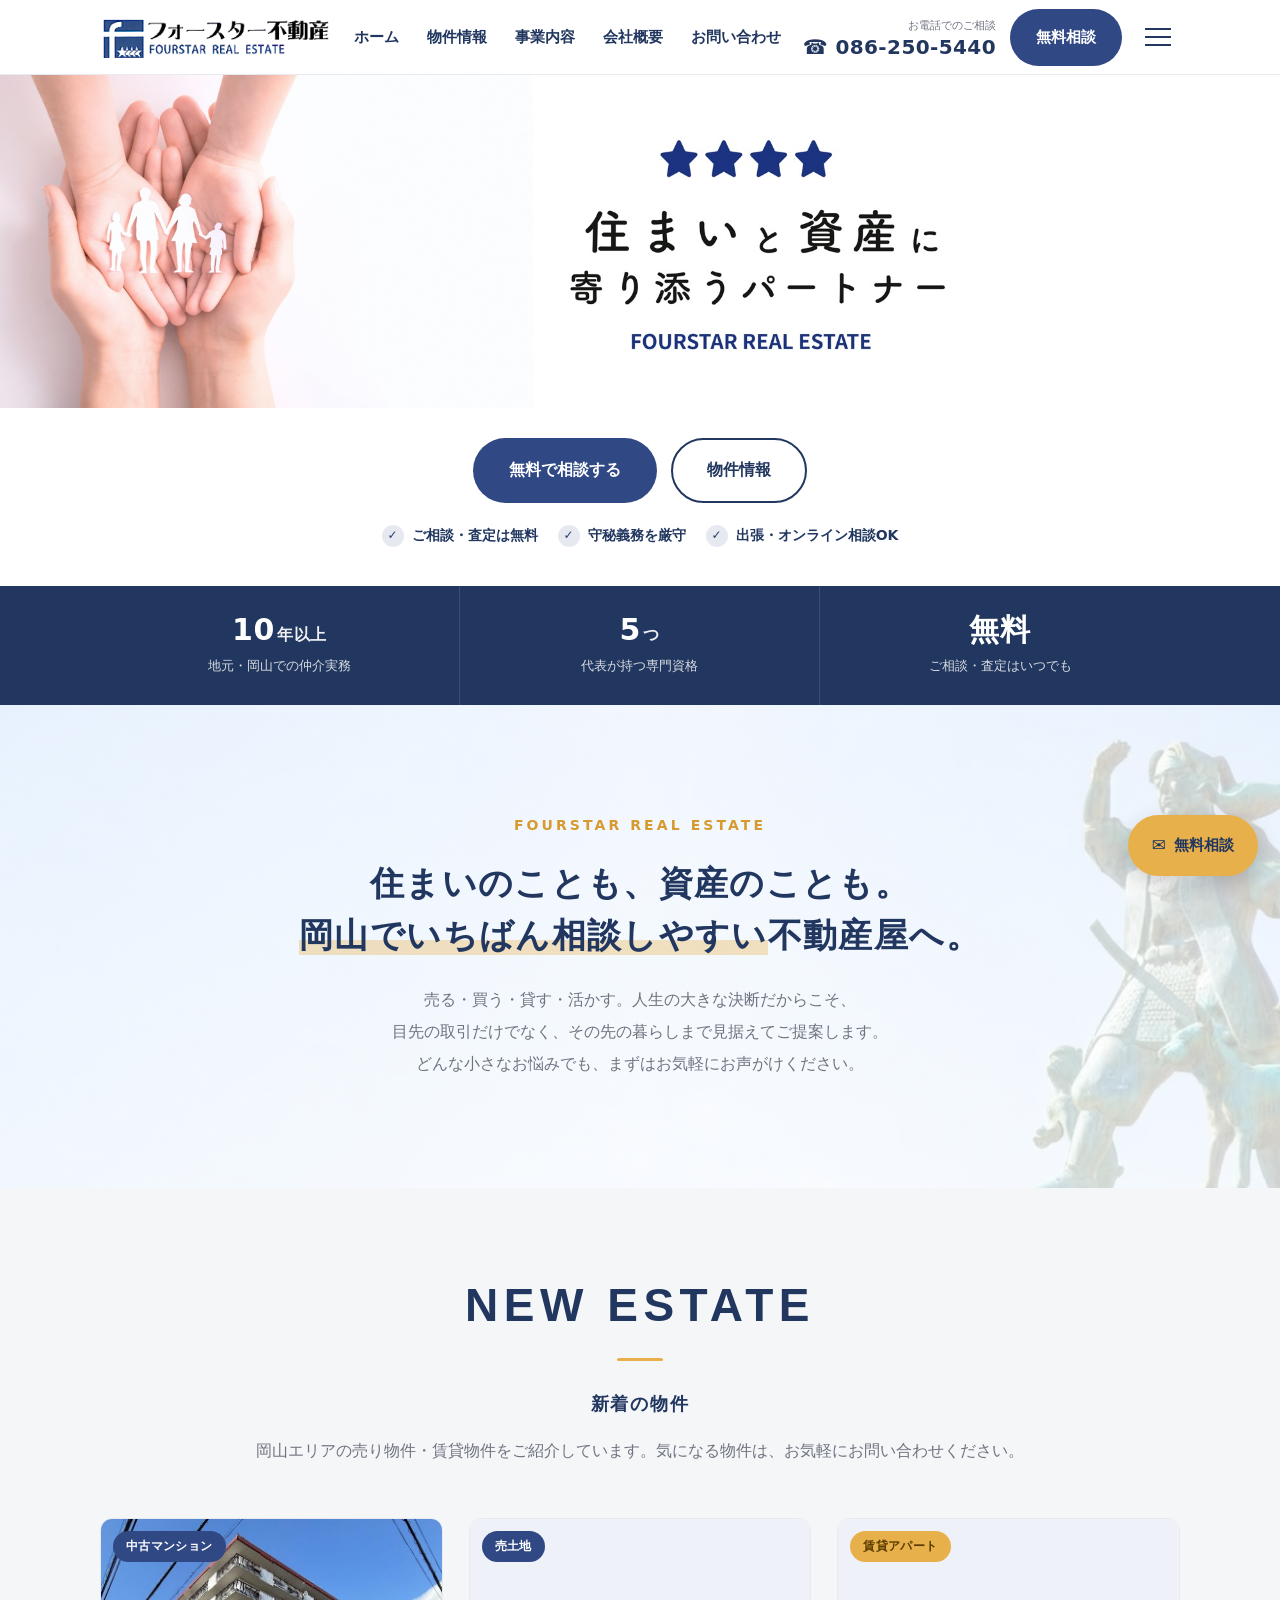
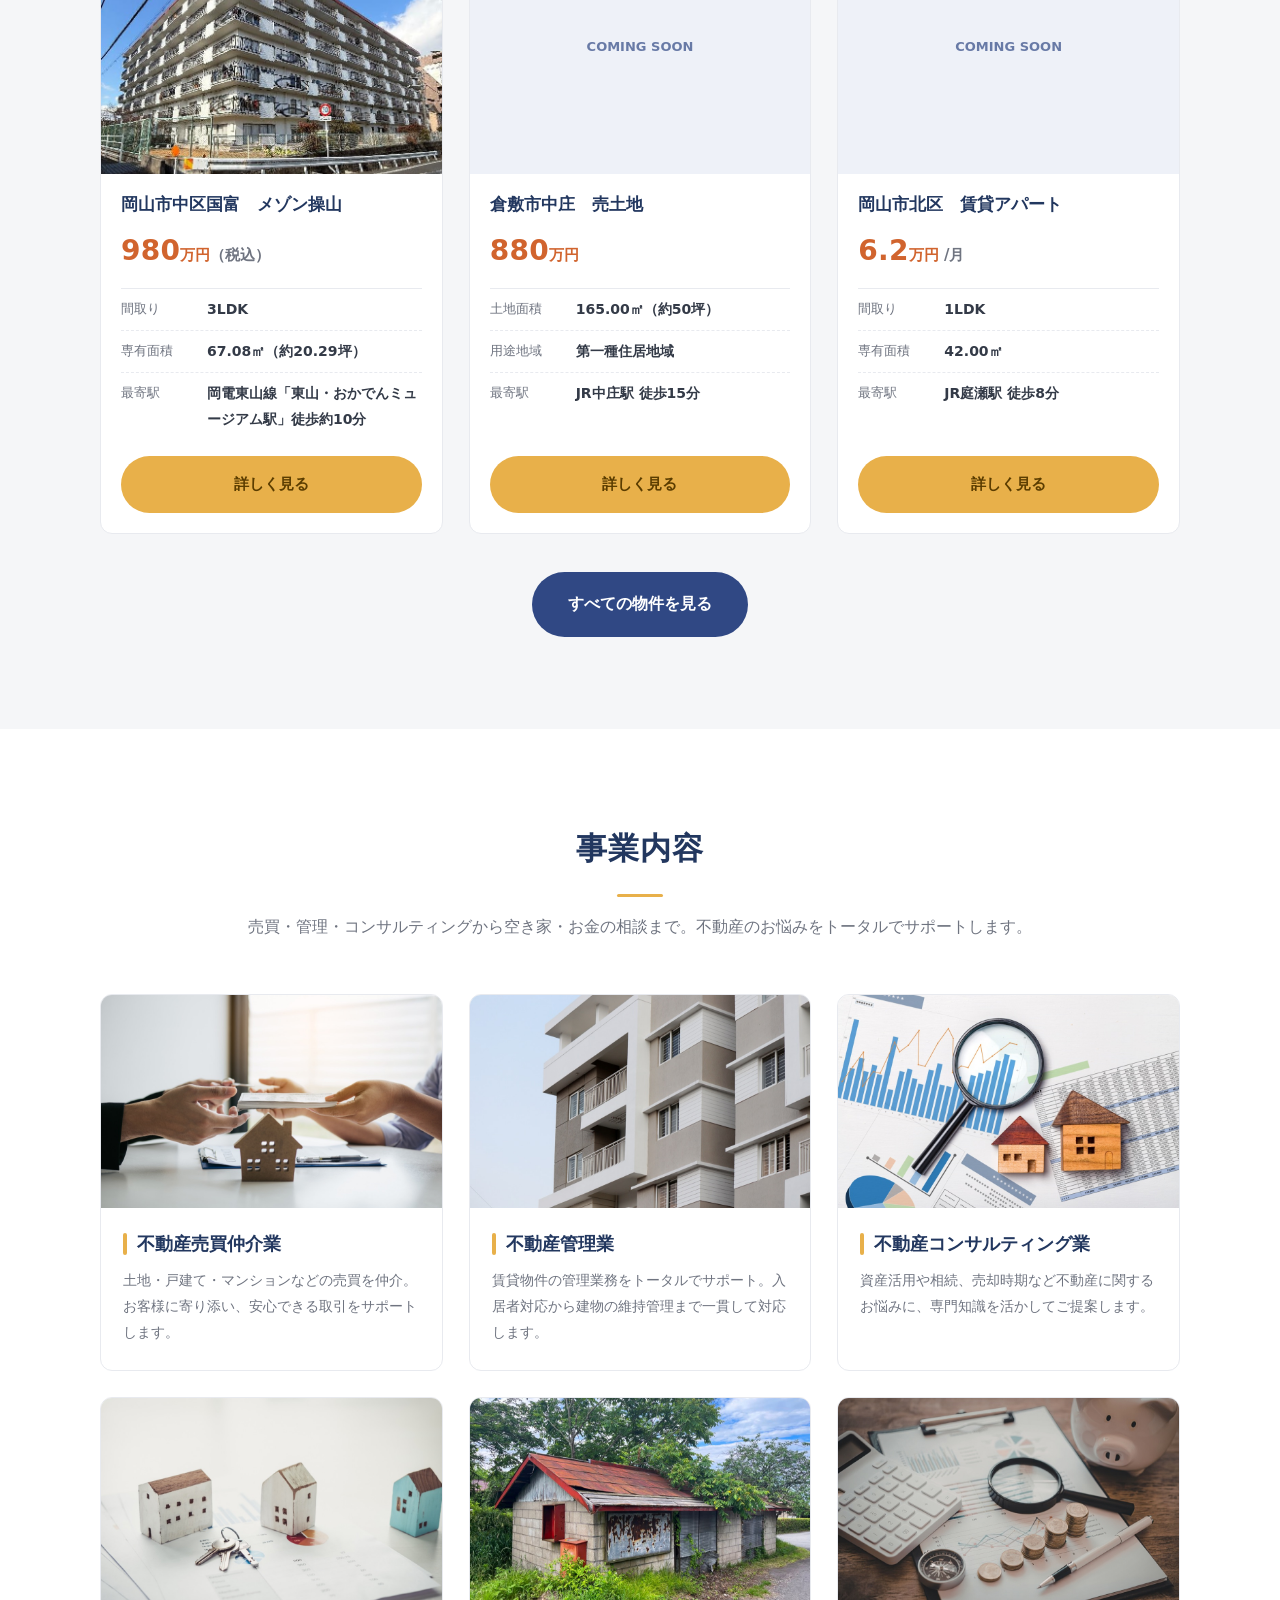
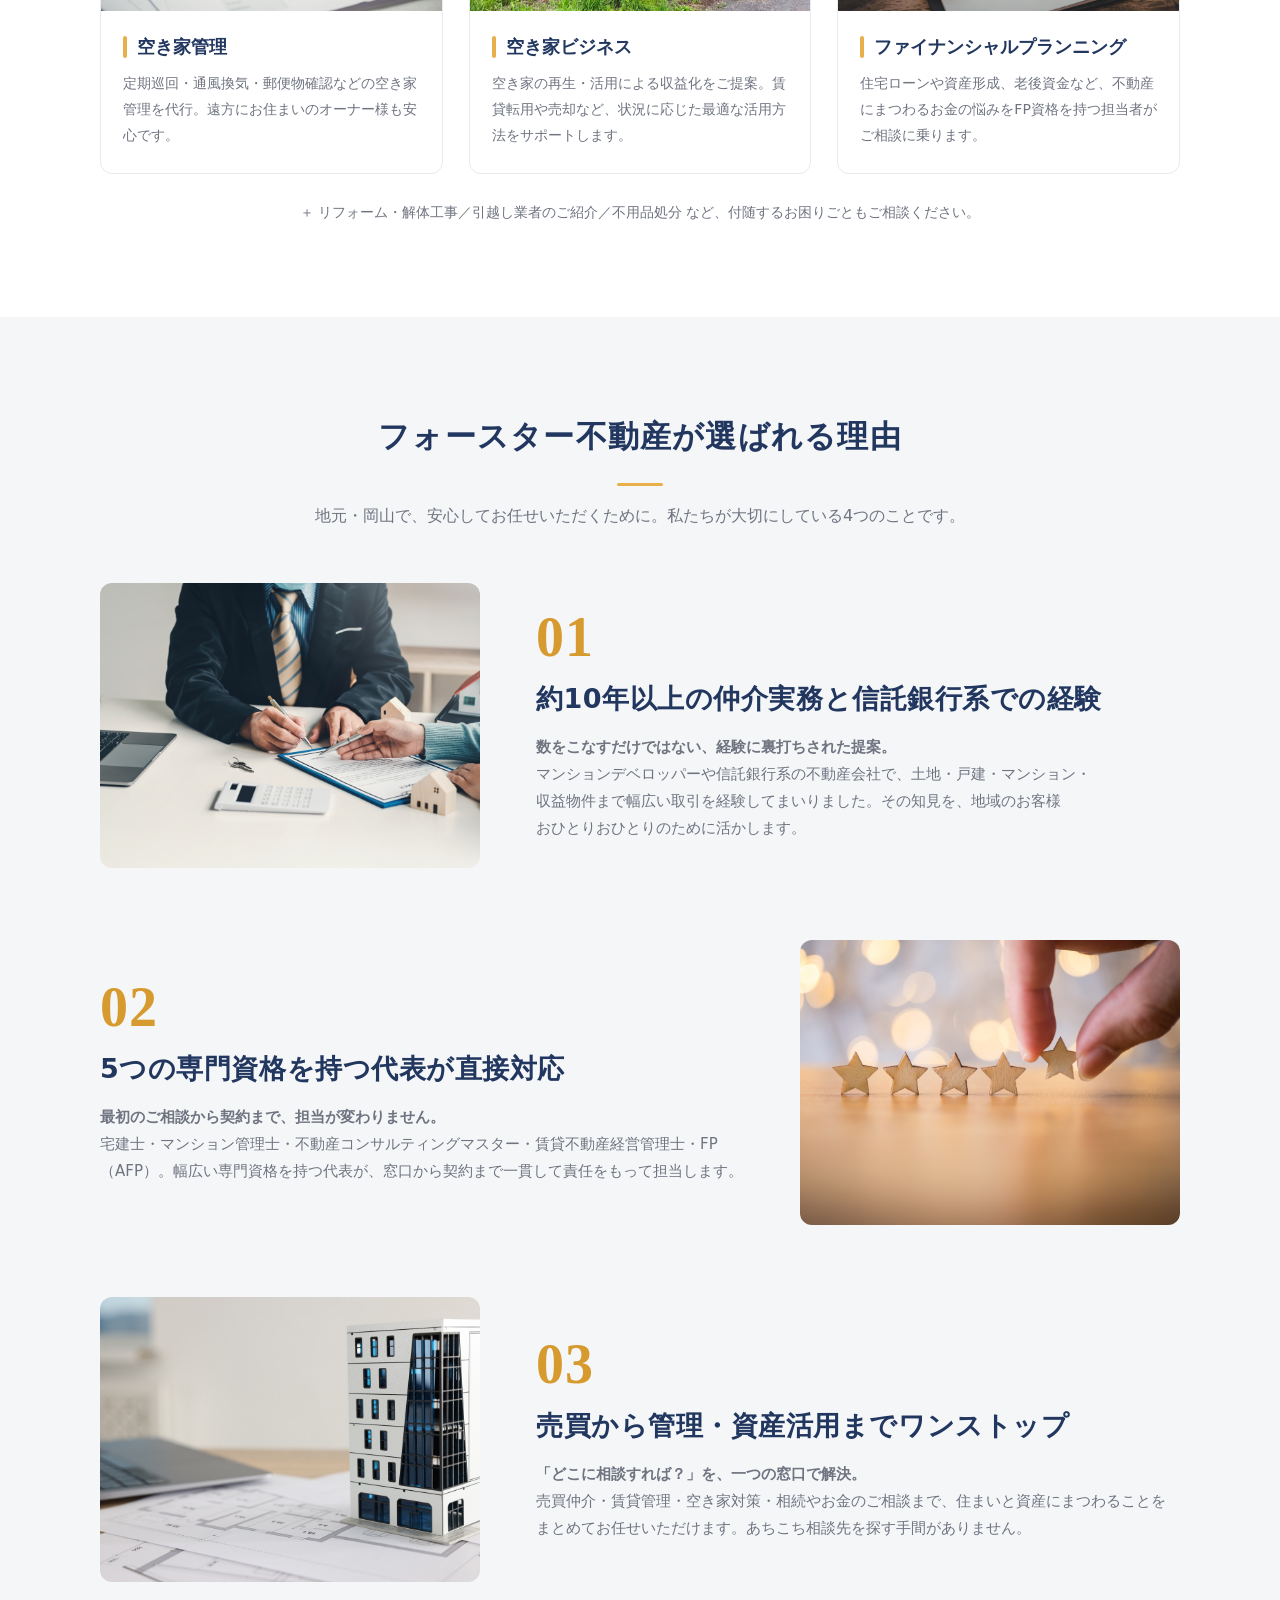
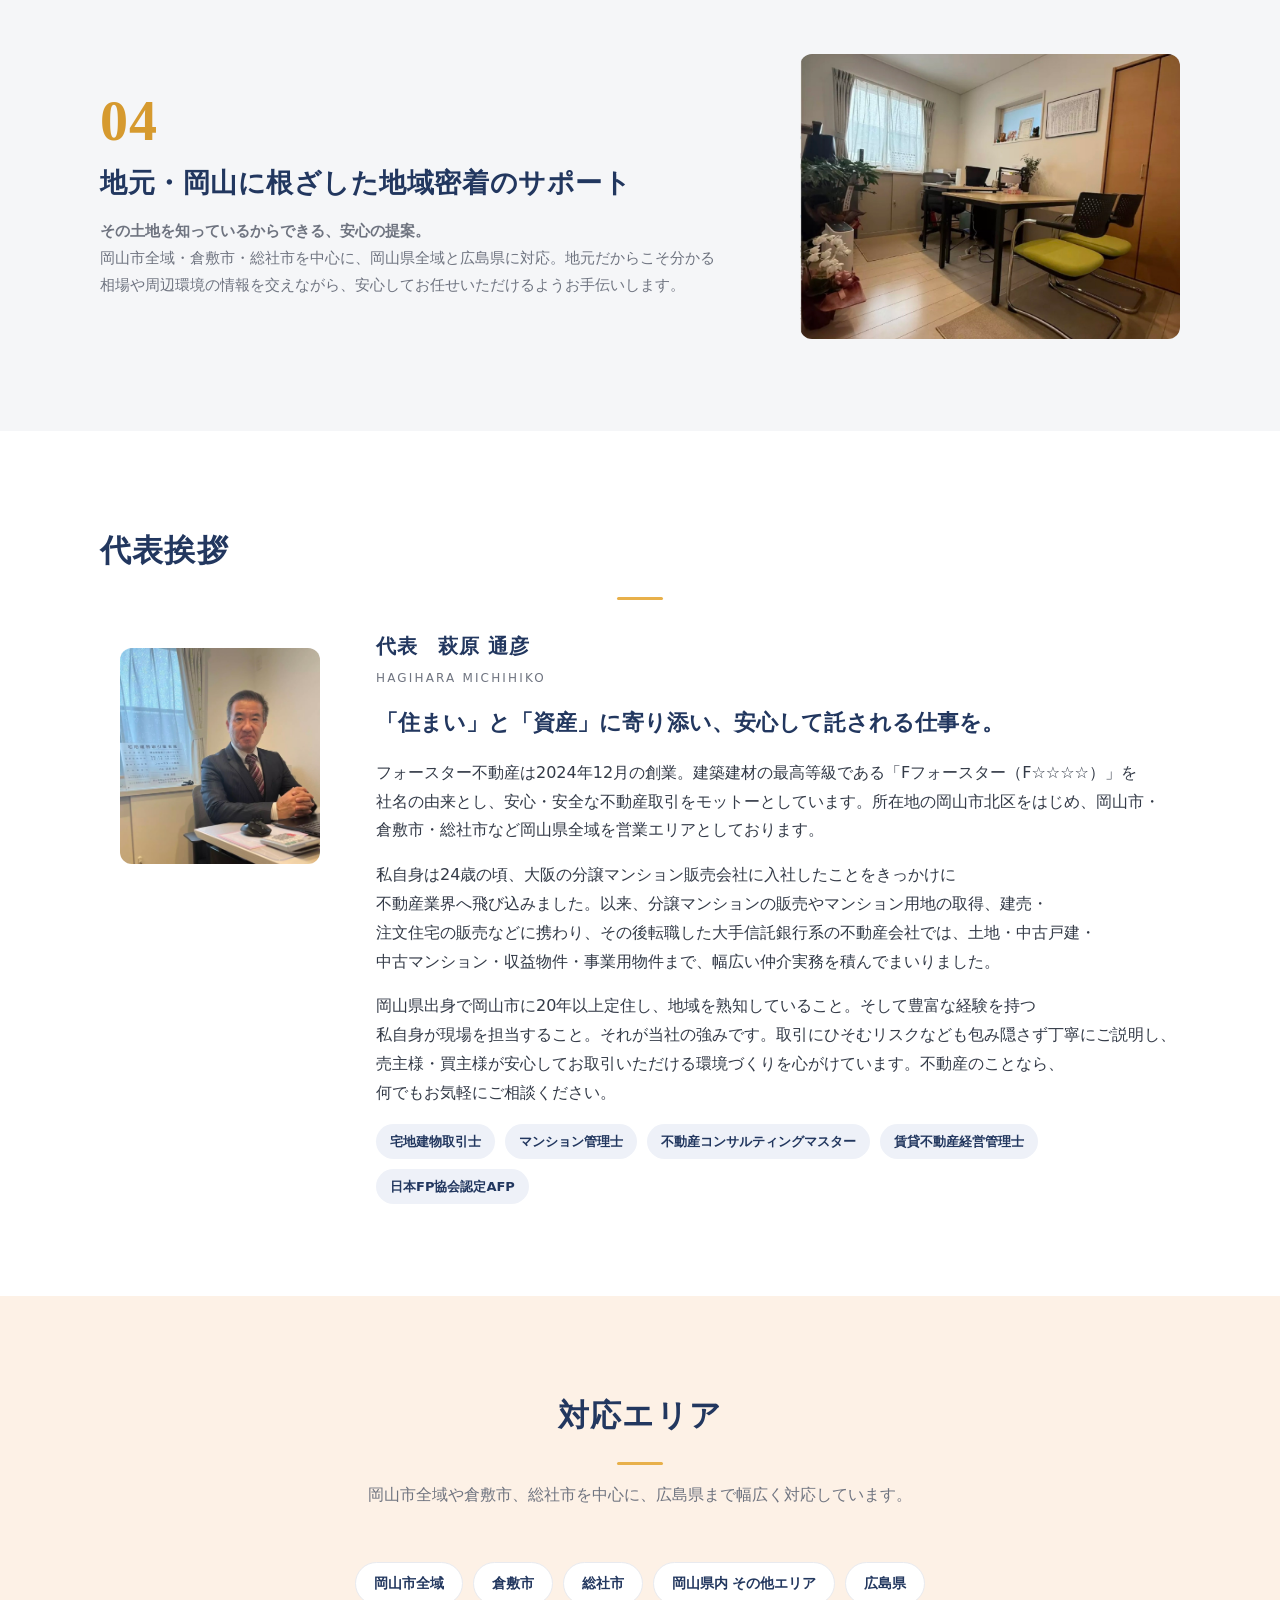
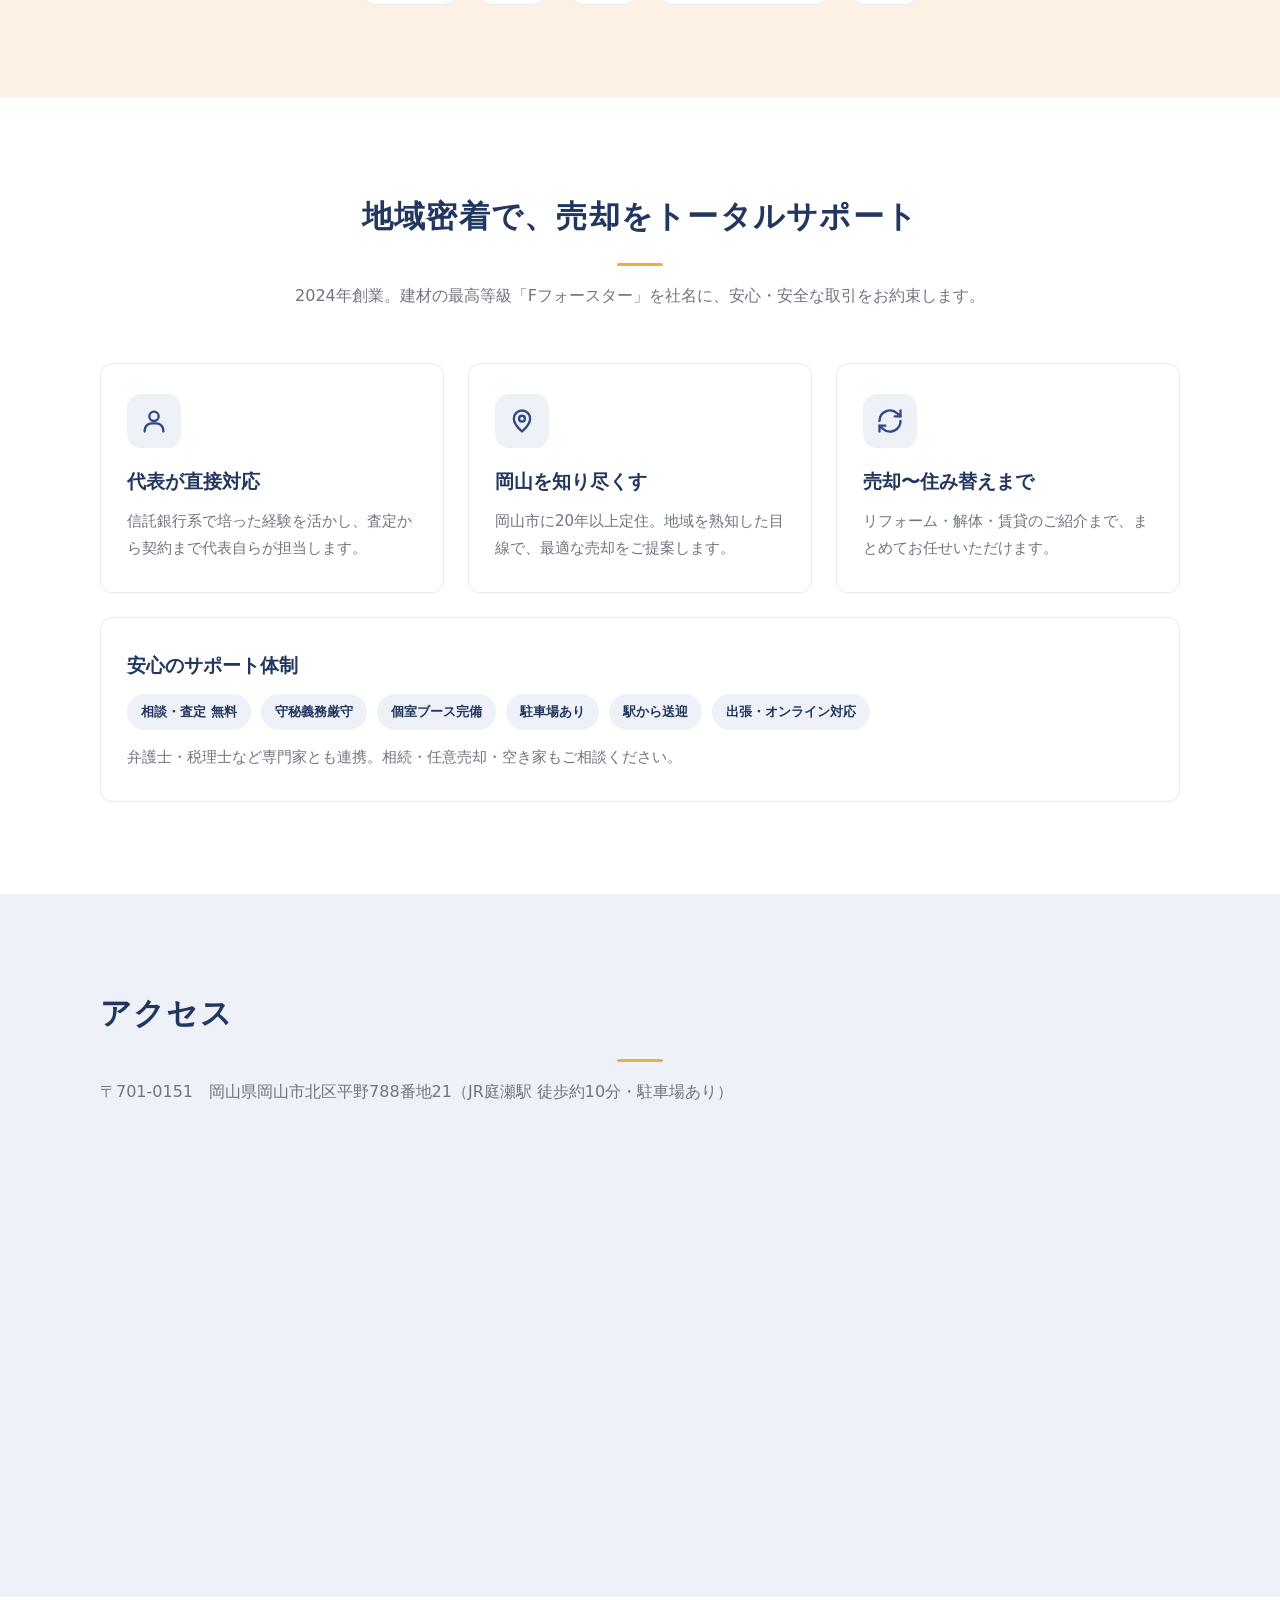
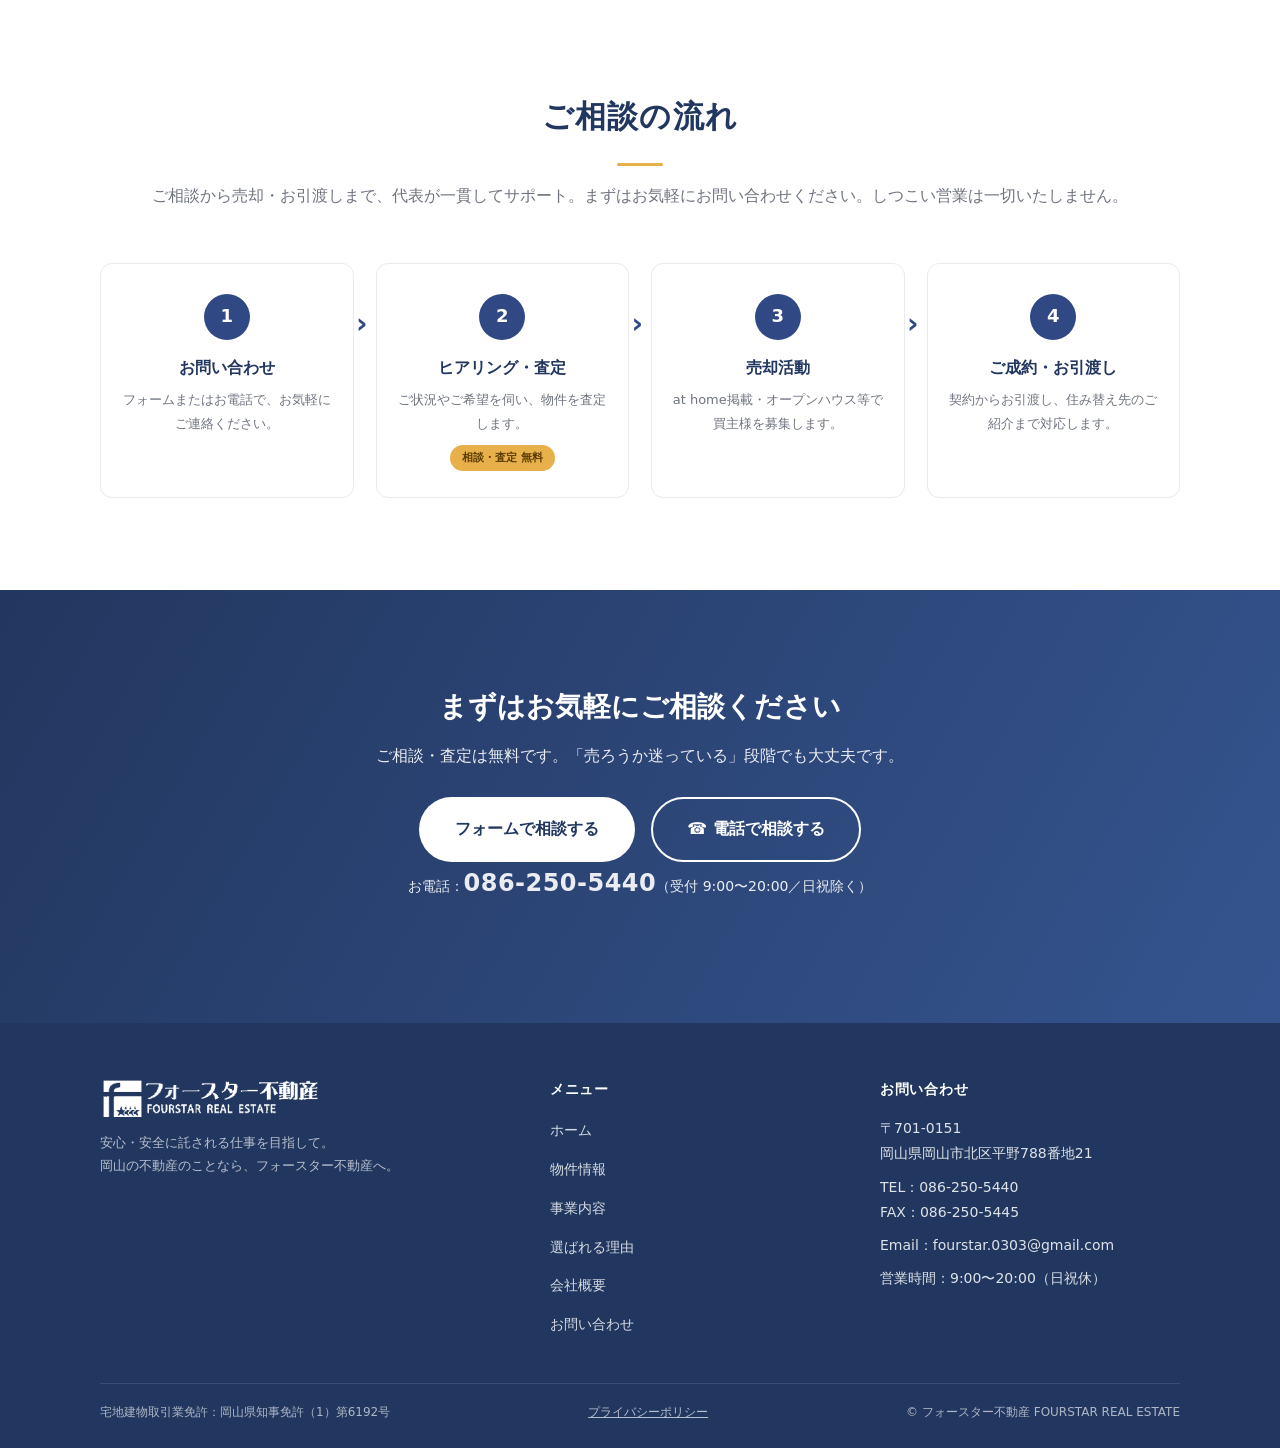
<file: index.html>
<!DOCTYPE html>
<!-- =========================================================================
     フォースター不動産 トップページ（index.html）
     -------------------------------------------------------------------------
     ★文字を直したいとき：「ここから編集」〜「ここまで」の間の
       日本語部分を書き換えてください。< > の記号（タグ）は消さないように。
     ========================================================================= -->
<html lang="ja">
<head>
  <meta charset="UTF-8">
  <meta name="viewport" content="width=device-width, initial-scale=1.0">
  <title>岡山市・倉敷市の不動産売却・買取・空き家相談｜フォースター不動産</title>
  <meta name="description" content="岡山市・倉敷市・総社市で不動産の売却・買取・賃貸・空き家管理・相続のご相談を承ります。宅建士・マンション管理士など5つの資格を持つ代表が、査定無料で親身に対応。地元密着のフォースター不動産。">

  <!-- ★公開ドメインが決まったら、ファイル全体の「REPLACE_DOMAIN」を本番URL（例 www.example.com）に一括置換してください -->
  <link rel="canonical" href="https://REPLACE_DOMAIN/">
  <meta property="og:type" content="website">
  <meta property="og:site_name" content="フォースター不動産">
  <meta property="og:title" content="岡山市・倉敷市の不動産売却・買取・空き家相談｜フォースター不動産">
  <meta property="og:description" content="岡山市・倉敷市・総社市で不動産の売却・買取・賃貸・空き家管理・相続のご相談を承ります。査定無料・地元密着のフォースター不動産。">
  <meta property="og:url" content="https://REPLACE_DOMAIN/">
  <meta property="og:image" content="https://REPLACE_DOMAIN/images/hero.jpg">
  <meta property="og:locale" content="ja_JP">
  <meta name="twitter:card" content="summary_large_image">
  <link rel="icon" href="images/logo.png">
  <link rel="apple-touch-icon" href="images/logo.png">

  <link rel="stylesheet" href="css/style.css">

  <!-- 構造化データ（Googleに「岡山の不動産会社」だと正確に伝えるための情報）-->
  <script type="application/ld+json">
  {
    "@context": "https://schema.org",
    "@type": "RealEstateAgent",
    "name": "フォースター不動産",
    "alternateName": "FOURSTAR REAL ESTATE",
    "image": "https://REPLACE_DOMAIN/images/hero.jpg",
    "logo": "https://REPLACE_DOMAIN/images/logo.png",
    "url": "https://REPLACE_DOMAIN/",
    "telephone": "+81-86-250-5440",
    "faxNumber": "+81-86-250-5445",
    "email": "fourstar.0303@gmail.com",
    "founder": "萩原 通彦",
    "foundingDate": "2024-12",
    "priceRange": "応相談",
    "address": {
      "@type": "PostalAddress",
      "postalCode": "701-0151",
      "addressCountry": "JP",
      "addressRegion": "岡山県",
      "addressLocality": "岡山市北区",
      "streetAddress": "平野788番地21"
    },
    "areaServed": [
      { "@type": "City", "name": "岡山市" },
      { "@type": "City", "name": "倉敷市" },
      { "@type": "City", "name": "総社市" }
    ],
    "openingHoursSpecification": {
      "@type": "OpeningHoursSpecification",
      "dayOfWeek": ["Monday","Tuesday","Wednesday","Thursday","Friday","Saturday"],
      "opens": "09:00",
      "closes": "20:00"
    },
    "knowsAbout": ["不動産売買仲介","不動産管理","空き家管理","空き家ビジネス","不動産コンサルティング","相続相談","ファイナンシャルプランニング"],
    "hasCredential": "宅地建物取引業免許 岡山県知事免許（1）第6192号"
  }
  </script>
</head>
<body>

  <!-- ============ ヘッダー（全ページ共通）============ -->
  <header class="site-header">
    <div class="container header-inner">
      <a href="index.html" class="logo"><img src="images/logo.png" alt="フォースター不動産"></a>

      <nav class="nav" aria-label="メインメニュー">
        <ul>
          <li><a href="index.html">ホーム</a></li>
          <li><a href="properties.html">物件情報</a></li>
          <li><a href="index.html#service">事業内容</a></li>
          <li><a href="company.html">会社概要</a></li>
          <li><a href="contact.html">お問い合わせ</a></li>
        </ul>
      </nav>

      <div class="header-actions">
        <div class="header-tel">
          <span class="cap">お電話でのご相談</span>
          <span class="num">☎ 086-250-5440</span>
        </div>
        <a href="contact.html" class="btn btn--primary">無料相談</a>
        <button class="nav-toggle" aria-label="メニューを開く" aria-expanded="false"><span></span></button>
      </div>
    </div>
  </header>

  <!-- ============ ヒーロー（トップの大きな見せ場・写真スライダー）============ -->
  <!-- ★写真を差し替えたいとき：images/hero.jpg を新しい写真に置き換えてください。
       （横長写真＝推奨サイズ 2000×1125px 程度。同じ横長サイズで揃えると綺麗です）
       ★写真を増やして自動で切り替えたいとき：images/ に hero2.jpg などを入れ、
         下の「スライド2」「スライド3」の行の、左右のコメント記号を外してください。
         （記号を外すと自動でフェード切り替えになります。1枚だけなら1枚表示のままです）-->
  <section class="hero">
    <!-- 見た目は画像のコピーのまま。検索エンジン・読み上げ用に、ページの主見出し（h1）を文字でも置いています -->
    <h1 class="sr-only">住まいのことは、街の不動産屋へ。岡山市・倉敷市・総社市の不動産売却・買取・賃貸・空き家相談｜フォースター不動産</h1>
    <div class="hero-slider">
      <!-- スライド1（今の写真）-->
      <div class="hero-slide is-active"><img src="images/hero.jpg" alt="住まいと資産に寄り添うパートナー｜フォースター不動産"></div>
      <!-- スライド2： <div class="hero-slide"><img src="images/hero2.jpg" alt=""></div> -->
      <!-- スライド3： <div class="hero-slide"><img src="images/hero3.jpg" alt=""></div> -->
    </div>
    <div class="container hero-cta">
      <div class="hero-actions">
        <a href="contact.html" class="btn btn--primary btn--lg">無料で相談する</a>
        <a href="properties.html" class="btn btn--outline btn--lg">物件情報</a>
      </div>
      <div class="hero-trust">
        <span><span class="ck">✓</span> ご相談・査定は無料</span>
        <span><span class="ck">✓</span> 守秘義務を厳守</span>
        <span><span class="ck">✓</span> 出張・オンライン相談OK</span>
      </div>
    </div>
  </section>

  <!-- 実績スタッツ帯 -->
  <div class="stats">
    <div class="container">
      <div class="cols">
        <div class="cell"><div class="num">10<span class="u">年以上</span></div><div class="lbl">地元・岡山での仲介実務</div></div>
        <div class="cell"><div class="num">5<span class="u">つ</span></div><div class="lbl">代表が持つ専門資格</div></div>
        <div class="cell"><div class="num">無料</div><div class="lbl">ご相談・査定はいつでも</div></div>
      </div>
    </div>
  </div>

  <!-- ============ コンセプト（ヒーロー下の一言メッセージ）============ -->
  <!-- ここから編集（短い言葉で「らしさ」を伝えるところです）-->
  <section class="concept">
    <div class="container">
      <p class="concept-lead">FOURSTAR REAL ESTATE</p>
      <h2 class="concept-copy kw">住まいのことも、<wbr>資産のことも。<br><span class="mark">岡山でいちばん<wbr>相談しやすい</span><wbr>不動産屋へ。</h2>
      <p class="concept-text kw">
        売る・買う・貸す・活かす。<wbr>人生の大きな決断だからこそ、<wbr>目先の取引だけでなく、<wbr>その先の暮らしまで<wbr>見据えてご提案します。<wbr>どんな小さなお悩みでも、<wbr>まずはお気軽に<wbr>お声がけください。
      </p>
    </div>
  </section>
  <!-- ここまで -->

  <!-- ============ 新着の物件 ============ -->
  <section class="section section--panel" id="pickup">
    <div class="container">
      <!-- 英語の大見出し（NEW ESTATE）＋日本語（新着の物件）のスタイル -->
      <div class="section-head section-head--en">
        <span class="en-big">NEW ESTATE</span>
        <h2>新着の物件</h2>
        <p class="kw">岡山エリアの<wbr>売り物件・賃貸物件を<wbr>ご紹介しています。<wbr>気になる物件は、<wbr>お気軽に<wbr>お問い合わせください。</p>
      </div>

      <!-- ここから編集（トップに載せるおすすめを2〜3件。詳しい一覧は properties.html です）-->
      <div class="prop-grid">

        <article class="prop-card">
          <div class="prop-photo">
            <span class="prop-label">中古マンション</span>
            <!-- 写真を入れるとき：下の画像タグの src を images/ に入れた写真名に変更してください -->
            <img src="images/mezon-sozan.jpg" alt="メゾン操山 外観">
          </div>
          <div class="prop-body">
            <h3 class="prop-name">岡山市中区国富　メゾン操山</h3>
            <p class="prop-price"><span class="num">980</span>万円<span class="rent-mo">（税込）</span></p>
            <ul class="prop-specs">
              <li><span class="k">間取り</span><span class="v">3LDK</span></li>
              <li><span class="k">専有面積</span><span class="v">67.08㎡（約20.29坪）</span></li>
              <li><span class="k">最寄駅</span><span class="v">岡電東山線「東山・おかでんミュージアム駅」徒歩約10分</span></li>
            </ul>
            <a href="properties.html#sale" class="btn btn--accent">詳しく見る</a>
          </div>
        </article>

        <article class="prop-card">
          <div class="prop-photo">
            <span class="prop-label">売土地</span>
            <!-- <img src="images/bukken2.jpg" alt="物件写真"> -->
            <span class="noimg">COMING SOON</span>
          </div>
          <div class="prop-body">
            <h3 class="prop-name">倉敷市中庄　売土地</h3>
            <p class="prop-price"><span class="num">880</span>万円</p>
            <ul class="prop-specs">
              <li><span class="k">土地面積</span><span class="v">165.00㎡（約50坪）</span></li>
              <li><span class="k">用途地域</span><span class="v">第一種住居地域</span></li>
              <li><span class="k">最寄駅</span><span class="v">JR中庄駅 徒歩15分</span></li>
            </ul>
            <a href="properties.html#sale" class="btn btn--accent">詳しく見る</a>
          </div>
        </article>

        <article class="prop-card">
          <div class="prop-photo">
            <span class="prop-label is-rent">賃貸アパート</span>
            <!-- <img src="images/chintai1.jpg" alt="物件写真"> -->
            <span class="noimg">COMING SOON</span>
          </div>
          <div class="prop-body">
            <h3 class="prop-name">岡山市北区　賃貸アパート</h3>
            <p class="prop-price"><span class="num">6.2</span>万円<span class="rent-mo"> /月</span></p>
            <ul class="prop-specs">
              <li><span class="k">間取り</span><span class="v">1LDK</span></li>
              <li><span class="k">専有面積</span><span class="v">42.00㎡</span></li>
              <li><span class="k">最寄駅</span><span class="v">JR庭瀬駅 徒歩8分</span></li>
            </ul>
            <a href="properties.html#rent" class="btn btn--accent">詳しく見る</a>
          </div>
        </article>

      </div>
      <!-- ここまで -->

      <div style="text-align:center;margin-top:38px;">
        <a href="properties.html" class="btn btn--primary btn--lg">すべての物件を見る</a>
      </div>
    </div>
  </section>

  <!-- ============ 事業内容 ============ -->
  <section class="section" id="service">
    <div class="container">
      <div class="section-head">
        <span class="en">SERVICE</span>
        <h2>事業内容</h2>
        <p class="kw">売買・管理・コンサルティングから<wbr>空き家・お金の相談まで。<wbr>不動産のお悩みを<wbr>トータルでサポートします。</p>
      </div>

      <!-- ここから編集（1件＝1つの svc-card ブロック。写真は images/ のファイル名を差し替えるだけでOK）-->
      <div class="service-cards">
        <article class="svc-card">
          <div class="svc-photo"><img src="images/svc-baibai.jpg" alt="不動産売買仲介業"></div>
          <div class="svc-text"><h4>不動産売買仲介業</h4><p>土地・戸建て・マンションなどの売買を仲介。お客様に寄り添い、安心できる取引をサポートします。</p></div>
        </article>
        <article class="svc-card">
          <div class="svc-photo"><img src="images/svc-kanri.jpg" alt="不動産管理業"></div>
          <div class="svc-text"><h4>不動産管理業</h4><p>賃貸物件の管理業務をトータルでサポート。入居者対応から建物の維持管理まで一貫して対応します。</p></div>
        </article>
        <article class="svc-card">
          <div class="svc-photo"><img src="images/svc-consul.jpg" alt="不動産コンサルティング業"></div>
          <div class="svc-text"><h4>不動産コンサルティング業</h4><p>資産活用や相続、売却時期など不動産に関するお悩みに、専門知識を活かしてご提案します。</p></div>
        </article>
        <article class="svc-card">
          <div class="svc-photo"><img src="images/svc-akiya-kanri.jpg" alt="空き家管理"></div>
          <div class="svc-text"><h4>空き家管理</h4><p>定期巡回・通風換気・郵便物確認などの空き家管理を代行。遠方にお住まいのオーナー様も安心です。</p></div>
        </article>
        <article class="svc-card">
          <div class="svc-photo"><img src="images/svc-akiya-biz.jpg" alt="空き家ビジネス"></div>
          <div class="svc-text"><h4>空き家ビジネス</h4><p>空き家の再生・活用による収益化をご提案。賃貸転用や売却など、状況に応じた最適な活用方法をサポートします。</p></div>
        </article>
        <article class="svc-card">
          <div class="svc-photo"><img src="images/svc-fp.jpg" alt="ファイナンシャルプランニング"></div>
          <div class="svc-text"><h4>ファイナンシャルプランニング</h4><p>住宅ローンや資産形成、老後資金など、不動産にまつわるお金の悩みをFP資格を持つ担当者がご相談に乗ります。</p></div>
        </article>
      </div>
      <p style="text-align:center;color:var(--muted);margin:26px 0 0;font-size:14px;">
        ＋ リフォーム・解体工事／引越し業者のご紹介／不用品処分 など、付随するお困りごともご相談ください。
      </p>
      <!-- ここまで -->
    </div>
  </section>

  <!-- ============ 選ばれる理由 ============ -->
  <section class="section section--panel" id="reason">
    <div class="container">
      <div class="section-head">
        <span class="en">REASON</span>
        <h2>フォースター不動産が選ばれる理由</h2>
        <p class="kw">地元・岡山で、<wbr>安心してお任せいただくために。<wbr>私たちが大切にしている<wbr>4つのことです。</p>
      </div>

      <!-- ここから編集（1件＝1つの reason-row ブロック）
           ・写真を差し替えるとき：img の src="images/○○.jpg" のファイル名を変えるだけです。
           ・写真と文章の左右は自動で交互（1件目=写真左／2件目=写真右…）に並びます。 -->
      <div class="reason-rows">

        <div class="reason-row">
          <div class="reason-row-media"><img src="images/reason-consul.jpg" alt="お客様に寄り添う相談の様子"></div>
          <div class="reason-row-body">
            <span class="reason-row-num">01</span>
            <h3 class="kw">約10年以上の仲介実務と<wbr>信託銀行系での経験</h3>
            <p class="reason-row-lead kw">数をこなすだけではない、<wbr>経験に裏打ちされた提案。</p>
            <p class="kw">マンションデベロッパーや<wbr>信託銀行系の不動産会社で、<wbr>土地・戸建・マンション・収益物件まで<wbr>幅広い取引を<wbr>経験してまいりました。<wbr>その知見を、<wbr>地域のお客様<wbr>おひとりおひとりのために<wbr>活かします。</p>
          </div>
        </div>

        <div class="reason-row">
          <div class="reason-row-media"><img src="images/reason-lead.jpg" alt="代表が直接対応する信頼の握手"></div>
          <div class="reason-row-body">
            <span class="reason-row-num">02</span>
            <h3 class="kw">5つの専門資格を持つ<wbr>代表が直接対応</h3>
            <p class="reason-row-lead kw">最初のご相談から契約まで、<wbr>担当が変わりません。</p>
            <p class="kw">宅建士・マンション管理士・<wbr>不動産コンサルティングマスター・<wbr>賃貸不動産経営管理士・FP（AFP）。<wbr>幅広い専門資格を持つ代表が、<wbr>窓口から契約まで<wbr>一貫して責任をもって<wbr>担当します。</p>
          </div>
        </div>

        <div class="reason-row">
          <div class="reason-row-media"><img src="images/reason-kanri.jpg" alt="売買から管理までワンストップ対応"></div>
          <div class="reason-row-body">
            <span class="reason-row-num">03</span>
            <h3 class="kw">売買から管理・資産活用まで<wbr>ワンストップ</h3>
            <p class="reason-row-lead kw">「どこに相談すれば？」を、<wbr>一つの窓口で解決。</p>
            <p class="kw">売買仲介・賃貸管理・空き家対策・<wbr>相続やお金のご相談まで、<wbr>住まいと資産にまつわることを<wbr>まとめてお任せいただけます。<wbr>あちこち相談先を探す<wbr>手間がありません。</p>
          </div>
        </div>

        <div class="reason-row">
          <div class="reason-row-media"><img src="images/office.jpg" alt="地域に根ざしたフォースター不動産の相談ブース"></div>
          <div class="reason-row-body">
            <span class="reason-row-num">04</span>
            <h3 class="kw">地元・岡山に根ざした<wbr>地域密着のサポート</h3>
            <p class="reason-row-lead kw">その土地を知っているからできる、<wbr>安心の提案。</p>
            <p class="kw">岡山市全域・倉敷市・総社市を中心に、<wbr>岡山県全域と広島県に対応。<wbr>地元だからこそ分かる<wbr>相場や周辺環境の情報を<wbr>交えながら、<wbr>安心してお任せいただけるよう<wbr>お手伝いします。</p>
          </div>
        </div>

      </div>
      <!-- ここまで -->
    </div>
  </section>

  <!-- ============ 代表挨拶 ============ -->
  <section class="section" id="message">
    <div class="container">
      <div class="section-head" style="text-align:left;margin-bottom:28px;">
        <span class="en">MESSAGE</span>
        <h2>代表挨拶</h2>
      </div>
      <div class="message-box">
        <div class="message-photo" style="background:none;min-height:0;box-shadow:none;">
          <!-- ★写真を差し替えるとき：src="images/daihyo.jpg" のファイル名を変えるだけでOKです -->
          <img src="images/daihyo.jpg" alt="代表 萩原通彦" style="width:100%;height:auto;border-radius:var(--radius);box-shadow:var(--shadow);">
        </div>
        <div class="message-body">
          <!-- ここから編集 -->
          <p class="name-plate">代表　萩原 通彦 <small>HAGIHARA MICHIHIKO</small></p>
          <h3 class="kw">「住まい」と「資産」に寄り添い、<wbr>安心して託される仕事を。</h3>
          <p class="kw">
            フォースター不動産は2024年12月の創業。<wbr>建築建材の最高等級である<wbr>「Fフォースター（F☆☆☆☆）」を<wbr>社名の由来とし、<wbr>安心・安全な不動産取引を<wbr>モットーとしています。<wbr>所在地の岡山市北区をはじめ、<wbr>岡山市・倉敷市・総社市など<wbr>岡山県全域を<wbr>営業エリアとしております。
          </p>
          <p class="kw">
            私自身は24歳の頃、<wbr>大阪の分譲マンション販売会社に<wbr>入社したことをきっかけに<wbr>不動産業界へ飛び込みました。<wbr>以来、<wbr>分譲マンションの販売や<wbr>マンション用地の取得、<wbr>建売・注文住宅の販売などに携わり、<wbr>その後転職した<wbr>大手信託銀行系の不動産会社では、<wbr>土地・中古戸建・中古マンション・<wbr>収益物件・事業用物件まで、<wbr>幅広い仲介実務を積んでまいりました。
          </p>
          <p class="kw">
            岡山県出身で岡山市に20年以上定住し、<wbr>地域を熟知していること。<wbr>そして豊富な経験を持つ<wbr>私自身が現場を担当すること。<wbr>それが当社の強みです。<wbr>取引にひそむリスクなども<wbr>包み隠さず丁寧にご説明し、<wbr>売主様・買主様が<wbr>安心してお取引いただける<wbr>環境づくりを心がけています。<wbr>不動産のことなら、<wbr>何でもお気軽にご相談ください。
          </p>
          <!-- ここまで -->
          <div class="quals">
            <span>宅地建物取引士</span>
            <span>マンション管理士</span>
            <span>不動産コンサルティングマスター</span>
            <span>賃貸不動産経営管理士</span>
            <span>日本FP協会認定AFP</span>
          </div>
        </div>
      </div>
    </div>
  </section>

  <!-- ============ 対応エリア ============ -->
  <section class="section section--peach">
    <div class="container area-box">
      <div class="section-head">
        <span class="en">AREA</span>
        <h2>対応エリア</h2>
        <p>岡山市全域や倉敷市、総社市を中心に、広島県まで幅広く対応しています。</p>
      </div>
      <div class="area-tags">
        <span>岡山市全域</span><span>倉敷市</span><span>総社市</span>
        <span>岡山県内 その他エリア</span><span>広島県</span>
      </div>
    </div>
  </section>

  <!-- ============ 地域密着で、売却をトータルサポート ============ -->
  <section class="section">
    <div class="container">
      <div class="section-head">
        <span class="en">ABOUT</span>
        <h2>地域密着で、売却をトータルサポート</h2>
        <p class="kw">2024年創業。<wbr>建材の最高等級「Fフォースター」を<wbr>社名に、<wbr>安心・安全な取引を<wbr>お約束します。</p>
      </div>

      <!-- ここから編集 -->
      <!-- 強み3つ（アイコン付きカード）-->
      <div class="grid grid-3">
        <div class="card">
          <div class="ico"><svg viewBox="0 0 24 24" fill="none" stroke="currentColor" stroke-width="2" stroke-linecap="round" stroke-linejoin="round"><circle cx="12" cy="8" r="4"/><path d="M4 21v-1a6 6 0 0 1 6-6h4a6 6 0 0 1 6 6v1"/></svg></div>
          <h3>代表が直接対応</h3>
          <p>信託銀行系で培った経験を活かし、査定から契約まで代表自らが担当します。</p>
        </div>
        <div class="card">
          <div class="ico"><svg viewBox="0 0 24 24" fill="none" stroke="currentColor" stroke-width="2" stroke-linecap="round" stroke-linejoin="round"><path d="M12 21s-7-6.3-7-11a7 7 0 0 1 14 0c0 4.7-7 11-7 11z"/><circle cx="12" cy="10" r="2.5"/></svg></div>
          <h3>岡山を知り尽くす</h3>
          <p>岡山市に20年以上定住。地域を熟知した目線で、最適な売却をご提案します。</p>
        </div>
        <div class="card">
          <div class="ico"><svg viewBox="0 0 24 24" fill="none" stroke="currentColor" stroke-width="2" stroke-linecap="round" stroke-linejoin="round"><path d="M3 12a9 9 0 0 1 15-6.7L21 8"/><path d="M21 3v5h-5"/><path d="M21 12a9 9 0 0 1-15 6.7L3 16"/><path d="M3 21v-5h5"/></svg></div>
          <h3>売却〜住み替えまで</h3>
          <p>リフォーム・解体・賃貸のご紹介まで、まとめてお任せいただけます。</p>
        </div>
      </div>

      <!-- サポート体制（要点タグで見せる）-->
      <div class="grid" style="margin-top:24px;">
        <div class="card">
          <h3>安心のサポート体制</h3>
          <div class="quals" style="margin:12px 0 0;">
            <span>相談・査定 無料</span>
            <span>守秘義務厳守</span>
            <span>個室ブース完備</span>
            <span>駐車場あり</span>
            <span>駅から送迎</span>
            <span>出張・オンライン対応</span>
          </div>
          <p style="margin-top:14px;">弁護士・税理士など専門家とも連携。相続・任意売却・空き家もご相談ください。</p>
        </div>
      </div>
      <!-- ここまで -->
    </div>
  </section>

  <!-- ============ アクセス（地図）============ -->
  <section class="section section--sky">
    <div class="container">
      <div class="section-head" style="text-align:left;margin-bottom:28px;">
        <span class="en">ACCESS</span>
        <h2>アクセス</h2>
        <p>〒701-0151　岡山県岡山市北区平野788番地21（JR庭瀬駅 徒歩約10分・駐車場あり）</p>
      </div>
      <!-- 地図：住所から自動表示しています。差し替え不要です。 -->
      <iframe class="map-embed"
        src="https://maps.google.com/maps?q=%E5%B2%A1%E5%B1%B1%E7%9C%8C%E5%B2%A1%E5%B1%B1%E5%B8%82%E5%8C%97%E5%8C%BA%E5%B9%B3%E9%87%8E788-21&output=embed"
        loading="lazy" referrerpolicy="no-referrer-when-downgrade"
        title="フォースター不動産の地図"></iframe>
    </div>
  </section>

  <!-- ============ ご相談の流れ ============ -->
  <section class="section" id="flow">
    <div class="container">
      <div class="section-head">
        <span class="en">FLOW</span>
        <h2>ご相談の流れ</h2>
        <p class="kw">ご相談から売却・お引渡しまで、<wbr>代表が一貫してサポート。<wbr>まずはお気軽に<wbr>お問い合わせください。<wbr>しつこい営業は<wbr>一切いたしません。</p>
      </div>

      <!-- ここから編集（1件＝1つの step ブロック）-->
      <div class="flow">
        <div class="step">
          <div class="n">1</div>
          <h4>お問い合わせ</h4>
          <p>フォームまたはお電話で、お気軽にご連絡ください。</p>
        </div>
        <div class="step">
          <div class="n">2</div>
          <h4>ヒアリング・査定</h4>
          <p>ご状況やご希望を伺い、物件を査定します。</p>
          <span class="free">相談・査定 無料</span>
        </div>
        <div class="step">
          <div class="n">3</div>
          <h4>売却活動</h4>
          <p>at home掲載・オープンハウス等で買主様を募集します。</p>
        </div>
        <div class="step">
          <div class="n">4</div>
          <h4>ご成約・お引渡し</h4>
          <p>契約からお引渡し、住み替え先のご紹介まで対応します。</p>
        </div>
      </div>
      <!-- ここまで -->
    </div>
  </section>

  <!-- ============ CTA（問い合わせ誘導）============ -->
  <section class="section cta">
    <div class="container">
      <h2>まずはお気軽にご相談ください</h2>
      <p class="kw">ご相談・査定は無料です。<wbr>「売ろうか迷っている」段階でも<wbr>大丈夫です。</p>
      <div class="cta-actions">
        <a href="contact.html" class="btn btn--white btn--lg">フォームで相談する</a>
        <a href="tel:086-250-5440" class="btn btn--outline btn--lg" style="color:#fff;border-color:#fff;background:transparent;">☎ 電話で相談する</a>
      </div>
      <p class="cta-tel">お電話：<strong>086-250-5440</strong>（受付 9:00〜20:00／日祝除く）</p>
    </div>
  </section>

  <!-- ============ フッター（全ページ共通）============ -->
  <footer class="site-footer">
    <div class="container">
      <div class="footer-top">
        <div class="footer-brand">
          <img src="images/logo-transparent.png" alt="フォースター不動産">
          <p>安心・安全に託される仕事を目指して。<br>岡山の不動産のことなら、フォースター不動産へ。</p>
        </div>
        <div class="footer-col">
          <h4>メニュー</h4>
          <ul>
            <li><a href="index.html">ホーム</a></li>
            <li><a href="properties.html">物件情報</a></li>
            <li><a href="index.html#service">事業内容</a></li>
            <li><a href="index.html#reason">選ばれる理由</a></li>
            <li><a href="company.html">会社概要</a></li>
            <li><a href="contact.html">お問い合わせ</a></li>
          </ul>
        </div>
        <div class="footer-col footer-contact">
          <h4>お問い合わせ</h4>
          <p>〒701-0151<br>岡山県岡山市北区平野788番地21</p>
          <p>TEL：086-250-5440<br>FAX：086-250-5445</p>
          <p>Email：fourstar.0303@gmail.com</p>
          <p>営業時間：9:00〜20:00（日祝休）</p>
        </div>
      </div>
      <div class="footer-license">
        <span>宅地建物取引業免許：岡山県知事免許（1）第6192号</span>
        <span><a href="privacy.html">プライバシーポリシー</a></span>
        <span>&copy; フォースター不動産 FOURSTAR REAL ESTATE</span>
      </div>
    </div>
  </footer>

  <!-- スマホ用 画面下に固定される相談ボタン（スマホ表示のときだけ出ます）-->
  <div class="mobile-cta">
    <a class="call" href="tel:086-250-5440">☎ 電話で相談</a>
    <a class="form" href="contact.html">無料相談フォーム</a>
  </div>

  <!-- 画面右下に常時浮く「無料相談」ボタン（スクロールしても固定で出ます）-->
  <a class="float-cta" href="contact.html"><span class="ico">✉</span>無料相談</a>

  <script src="js/main.js"></script>
</body>
</html>
</file>
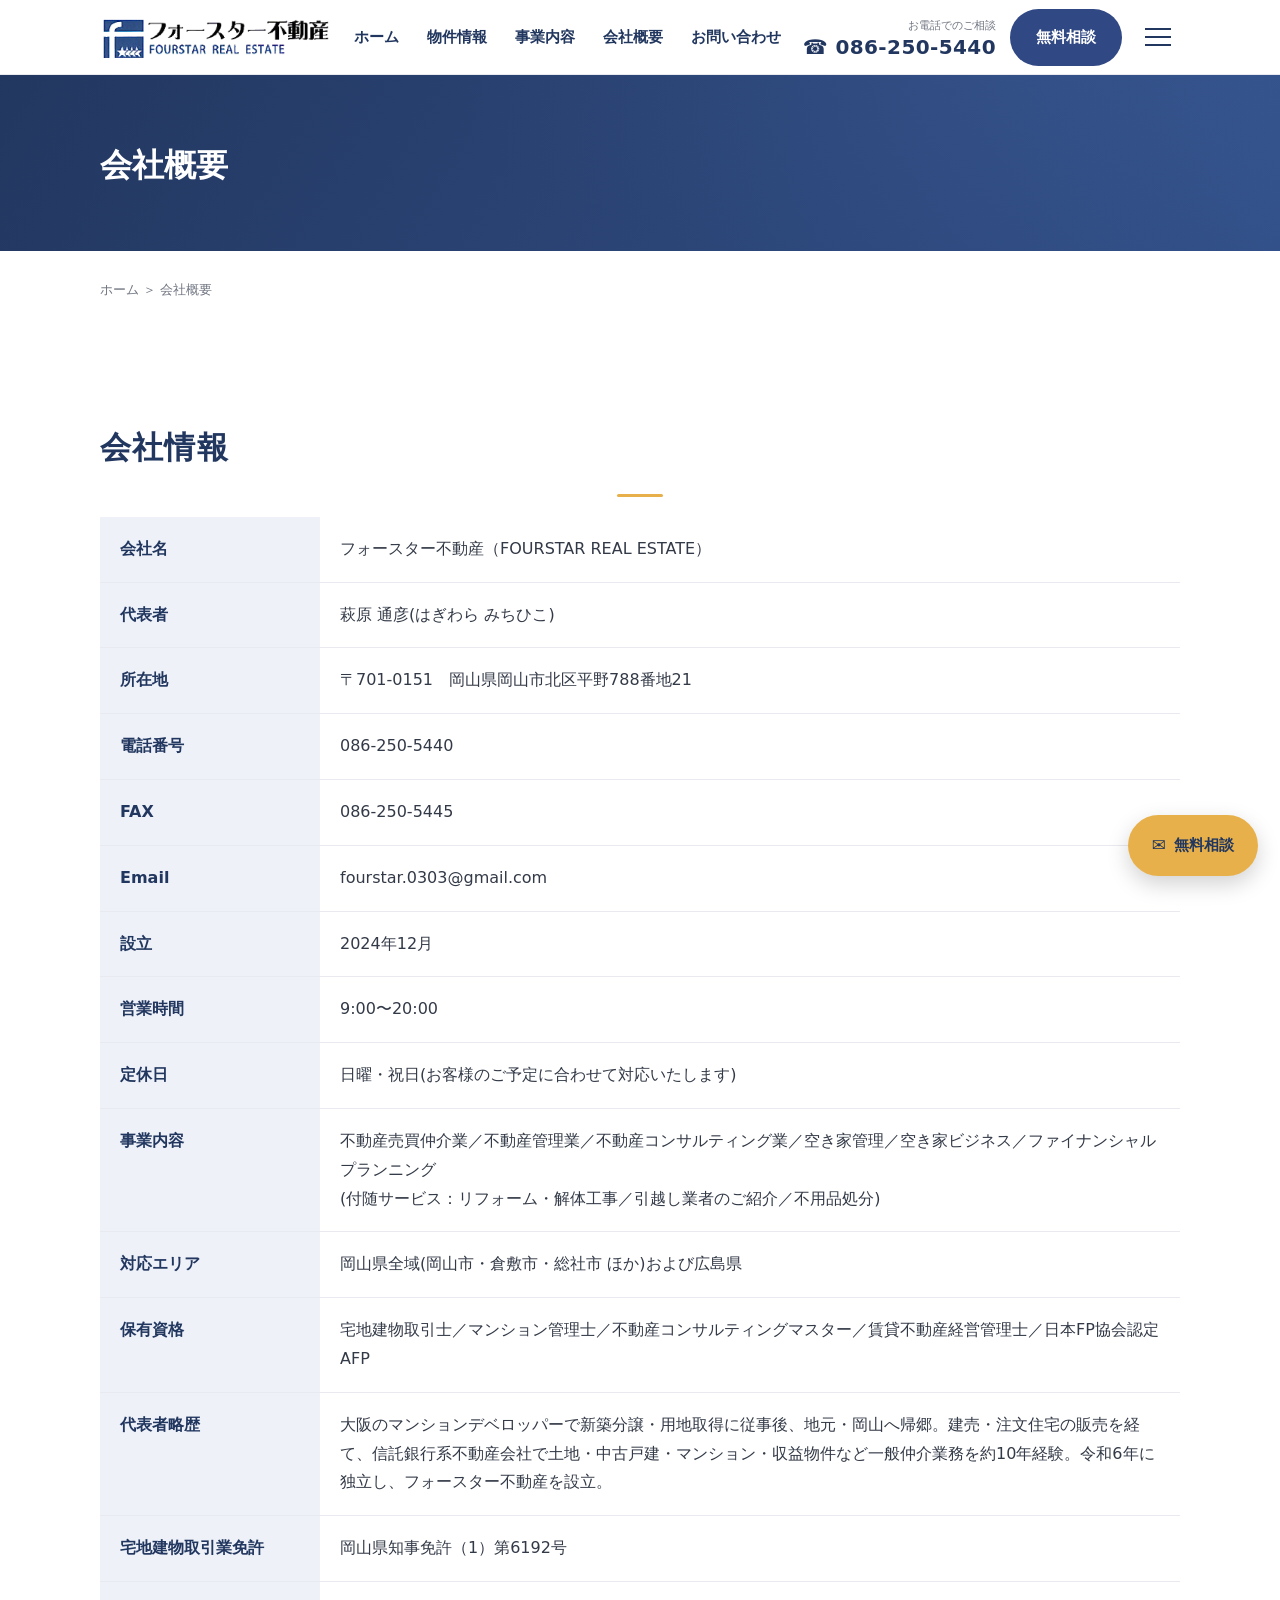
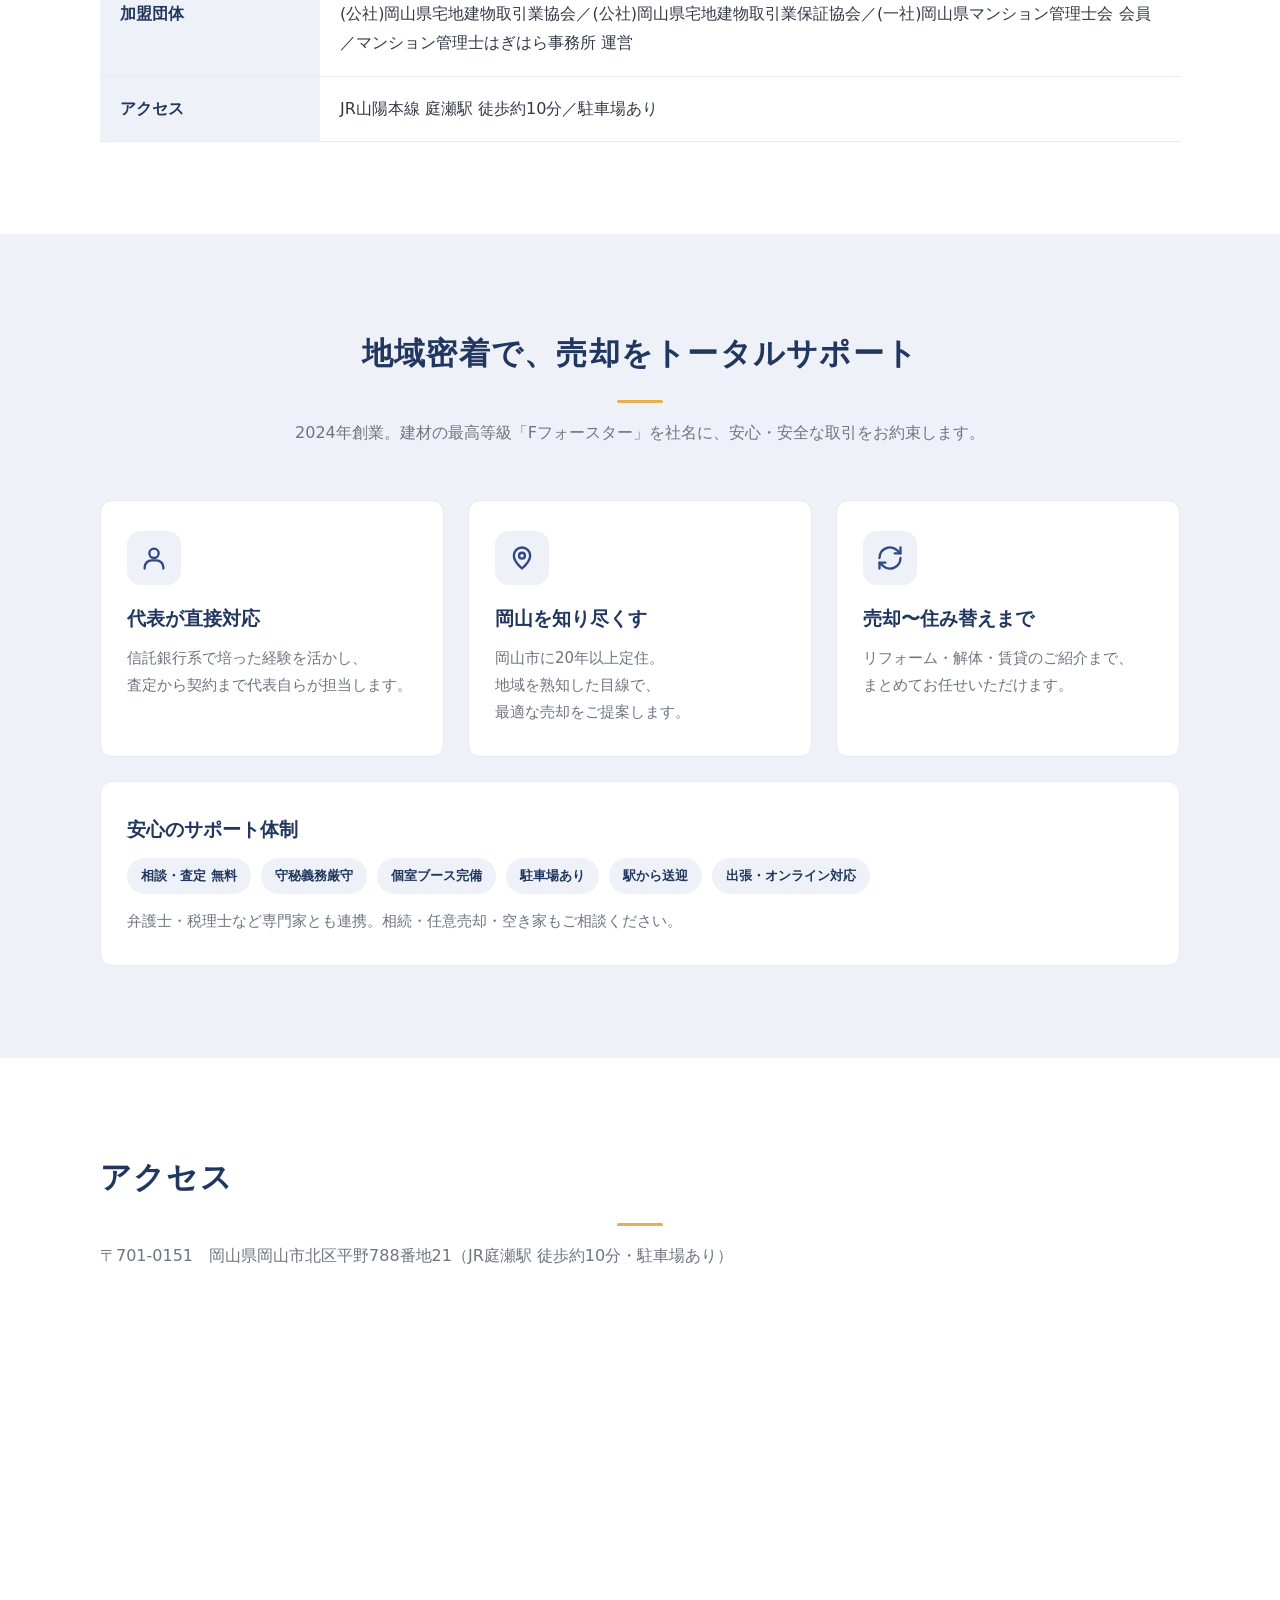
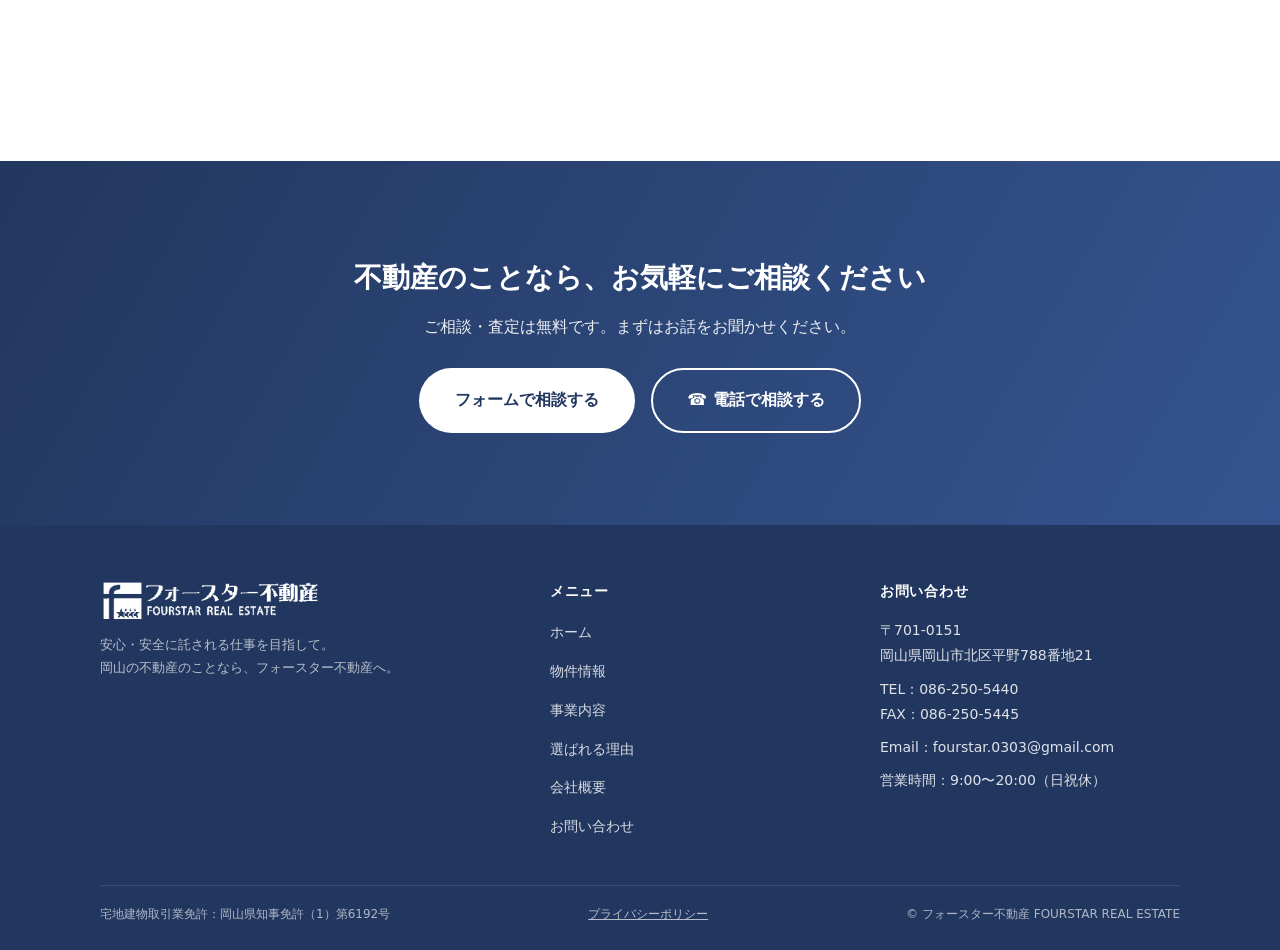
<file: company.html>
<!DOCTYPE html>
<!-- =========================================================================
     フォースター不動産 会社概要ページ（company.html）
     ========================================================================= -->
<html lang="ja">
<head>
  <meta charset="UTF-8">
  <meta name="viewport" content="width=device-width, initial-scale=1.0">
  <title>会社概要｜フォースター不動産</title>
  <meta name="description" content="フォースター不動産の会社概要。会社情報、宅地建物取引業免許番号、所在地・アクセスをご案内します。">
  <!-- ★公開ドメインが決まったら「REPLACE_DOMAIN」を本番URLに一括置換してください -->
  <link rel="canonical" href="https://REPLACE_DOMAIN/company.html">
  <meta property="og:type" content="website">
  <meta property="og:site_name" content="フォースター不動産">
  <meta property="og:title" content="会社概要｜フォースター不動産">
  <meta property="og:description" content="フォースター不動産の会社概要。会社情報、宅地建物取引業免許番号、所在地・アクセスをご案内します。">
  <meta property="og:url" content="https://REPLACE_DOMAIN/company.html">
  <meta property="og:image" content="https://REPLACE_DOMAIN/images/hero.jpg">
  <meta property="og:locale" content="ja_JP">
  <meta name="twitter:card" content="summary_large_image">
  <link rel="icon" href="images/logo.png">
  <link rel="apple-touch-icon" href="images/logo.png">

  <link rel="stylesheet" href="css/style.css">
</head>
<body>

  <!-- ============ ヘッダー（全ページ共通）============ -->
  <header class="site-header">
    <div class="container header-inner">
      <a href="index.html" class="logo"><img src="images/logo.png" alt="フォースター不動産"></a>
      <nav class="nav" aria-label="メインメニュー">
        <ul>
          <li><a href="index.html">ホーム</a></li>
          <li><a href="properties.html">物件情報</a></li>
          <li><a href="index.html#service">事業内容</a></li>
          <li><a href="company.html">会社概要</a></li>
          <li><a href="contact.html">お問い合わせ</a></li>
        </ul>
      </nav>
      <div class="header-actions">
        <div class="header-tel">
          <span class="cap">お電話でのご相談</span>
          <span class="num">☎ 086-250-5440</span>
        </div>
        <a href="contact.html" class="btn btn--primary">無料相談</a>
        <button class="nav-toggle" aria-label="メニューを開く" aria-expanded="false"><span></span></button>
      </div>
    </div>
  </header>

  <!-- ============ ページ見出し ============ -->
  <section class="page-hero">
    <div class="container">
      <span class="en">COMPANY</span>
      <h1>会社概要</h1>
    </div>
  </section>
  <div class="container">
    <p class="breadcrumb"><a href="index.html">ホーム</a> ＞ 会社概要</p>
  </div>

  <!-- ============ 会社情報（一番上）============ -->
  <section class="section">
    <div class="container">
      <div class="section-head" style="text-align:left;margin-bottom:20px;">
        <span class="en">OVERVIEW</span>
        <h2>会社情報</h2>
      </div>

      <!-- ここから編集（項目＝<tr><th>項目名</th><td>内容</td></tr>）-->
      <table class="info-table">
        <tbody>
          <tr><th>会社名</th><td>フォースター不動産（FOURSTAR REAL ESTATE）</td></tr>
          <tr><th>代表者</th><td>萩原 通彦(はぎわら みちひこ)</td></tr>
          <tr><th>所在地</th><td>〒701-0151　岡山県岡山市北区平野788番地21</td></tr>
          <tr><th>電話番号</th><td>086-250-5440</td></tr>
          <tr><th>FAX</th><td>086-250-5445</td></tr>
          <tr><th>Email</th><td>fourstar.0303@gmail.com</td></tr>
          <tr><th>設立</th><td>2024年12月</td></tr>
          <tr><th>営業時間</th><td>9:00〜20:00</td></tr>
          <tr><th>定休日</th><td>日曜・祝日(お客様のご予定に合わせて対応いたします)</td></tr>
          <tr><th>事業内容</th><td>不動産売買仲介業／不動産管理業／不動産コンサルティング業／空き家管理／空き家ビジネス／ファイナンシャルプランニング<br>(付随サービス：リフォーム・解体工事／引越し業者のご紹介／不用品処分)</td></tr>
          <tr><th>対応エリア</th><td>岡山県全域(岡山市・倉敷市・総社市 ほか)および広島県</td></tr>
          <tr><th>保有資格</th><td>宅地建物取引士／マンション管理士／不動産コンサルティングマスター／賃貸不動産経営管理士／日本FP協会認定AFP</td></tr>
          <tr><th>代表者略歴</th><td>大阪のマンションデベロッパーで新築分譲・用地取得に従事後、地元・岡山へ帰郷。建売・注文住宅の販売を経て、信託銀行系不動産会社で土地・中古戸建・マンション・収益物件など一般仲介業務を約10年経験。令和6年に独立し、フォースター不動産を設立。</td></tr>
          <tr><th>宅地建物取引業免許</th><td>岡山県知事免許（1）第6192号</td></tr>
          <tr><th>加盟団体</th><td>(公社)岡山県宅地建物取引業協会／(公社)岡山県宅地建物取引業保証協会／(一社)岡山県マンション管理士会 会員／マンション管理士はぎはら事務所 運営</td></tr>
          <tr><th>アクセス</th><td>JR山陽本線 庭瀬駅 徒歩約10分／駐車場あり</td></tr>
        </tbody>
      </table>
      <!-- ここまで -->
    </div>
  </section>

  <!-- ============ 私たちの強み・売却サポート ============ -->
  <section class="section section--sky">
    <div class="container">
      <div class="section-head">
        <span class="en">ABOUT</span>
        <h2 class="kw">地域密着で、<wbr>売却をトータルサポート</h2>
        <p class="kw">2024年創業。<wbr>建材の最高等級「Fフォースター」を<wbr>社名に、<wbr>安心・安全な取引を<wbr>お約束します。</p>
      </div>

      <!-- ここから編集 -->
      <!-- 強み3つ（アイコン付きカード）-->
      <div class="grid grid-3">
        <div class="card">
          <div class="ico"><svg viewBox="0 0 24 24" fill="none" stroke="currentColor" stroke-width="2" stroke-linecap="round" stroke-linejoin="round"><circle cx="12" cy="8" r="4"/><path d="M4 21v-1a6 6 0 0 1 6-6h4a6 6 0 0 1 6 6v1"/></svg></div>
          <h3>代表が直接対応</h3>
          <p class="kw">信託銀行系で培った経験を活かし、<wbr>査定から契約まで<wbr>代表自らが担当します。</p>
        </div>
        <div class="card">
          <div class="ico"><svg viewBox="0 0 24 24" fill="none" stroke="currentColor" stroke-width="2" stroke-linecap="round" stroke-linejoin="round"><path d="M12 21s-7-6.3-7-11a7 7 0 0 1 14 0c0 4.7-7 11-7 11z"/><circle cx="12" cy="10" r="2.5"/></svg></div>
          <h3>岡山を知り尽くす</h3>
          <p class="kw">岡山市に20年以上定住。<wbr>地域を熟知した目線で、<wbr>最適な売却をご提案します。</p>
        </div>
        <div class="card">
          <div class="ico"><svg viewBox="0 0 24 24" fill="none" stroke="currentColor" stroke-width="2" stroke-linecap="round" stroke-linejoin="round"><path d="M3 12a9 9 0 0 1 15-6.7L21 8"/><path d="M21 3v5h-5"/><path d="M21 12a9 9 0 0 1-15 6.7L3 16"/><path d="M3 21v-5h5"/></svg></div>
          <h3>売却〜住み替えまで</h3>
          <p class="kw">リフォーム・解体・賃貸のご紹介まで、<wbr>まとめてお任せいただけます。</p>
        </div>
      </div>

      <!-- サポート体制（要点タグで見せる）-->
      <div class="grid" style="margin-top:24px;">
        <div class="card">
          <h3>安心のサポート体制</h3>
          <div class="quals" style="margin:12px 0 0;">
            <span>相談・査定 無料</span>
            <span>守秘義務厳守</span>
            <span>個室ブース完備</span>
            <span>駐車場あり</span>
            <span>駅から送迎</span>
            <span>出張・オンライン対応</span>
          </div>
          <p style="margin-top:14px;">弁護士・税理士など専門家とも連携。相続・任意売却・空き家もご相談ください。</p>
        </div>
      </div>
      <!-- ここまで -->
    </div>
  </section>

  <!-- ============ アクセス（地図）============ -->
  <section class="section">
    <div class="container">
      <div class="section-head" style="text-align:left;margin-bottom:28px;">
        <span class="en">ACCESS</span>
        <h2>アクセス</h2>
        <p>〒701-0151　岡山県岡山市北区平野788番地21（JR庭瀬駅 徒歩約10分・駐車場あり）</p>
      </div>
      <!-- 地図：住所から自動表示しています。差し替え不要です。 -->
      <iframe class="map-embed"
        src="https://maps.google.com/maps?q=%E5%B2%A1%E5%B1%B1%E7%9C%8C%E5%B2%A1%E5%B1%B1%E5%B8%82%E5%8C%97%E5%8C%BA%E5%B9%B3%E9%87%8E788-21&output=embed"
        loading="lazy" referrerpolicy="no-referrer-when-downgrade"
        title="フォースター不動産の地図"></iframe>
    </div>
  </section>

  <!-- ============ CTA ============ -->
  <section class="section cta">
    <div class="container">
      <h2>不動産のことなら、お気軽にご相談ください</h2>
      <p class="kw">ご相談・査定は無料です。<wbr>まずはお話をお聞かせください。</p>
      <div class="cta-actions">
        <a href="contact.html" class="btn btn--white btn--lg">フォームで相談する</a>
        <a href="tel:086-250-5440" class="btn btn--outline btn--lg" style="color:#fff;border-color:#fff;background:transparent;">☎ 電話で相談する</a>
      </div>
    </div>
  </section>

  <!-- ============ フッター（全ページ共通）============ -->
  <footer class="site-footer">
    <div class="container">
      <div class="footer-top">
        <div class="footer-brand">
          <img src="images/logo-transparent.png" alt="フォースター不動産">
          <p>安心・安全に託される仕事を目指して。<br>岡山の不動産のことなら、フォースター不動産へ。</p>
        </div>
        <div class="footer-col">
          <h4>メニュー</h4>
          <ul>
            <li><a href="index.html">ホーム</a></li>
            <li><a href="properties.html">物件情報</a></li>
            <li><a href="index.html#service">事業内容</a></li>
            <li><a href="index.html#reason">選ばれる理由</a></li>
            <li><a href="company.html">会社概要</a></li>
            <li><a href="contact.html">お問い合わせ</a></li>
          </ul>
        </div>
        <div class="footer-col footer-contact">
          <h4>お問い合わせ</h4>
          <p>〒701-0151<br>岡山県岡山市北区平野788番地21</p>
          <p>TEL：086-250-5440<br>FAX：086-250-5445</p>
          <p>Email：fourstar.0303@gmail.com</p>
          <p>営業時間：9:00〜20:00（日祝休）</p>
        </div>
      </div>
      <div class="footer-license">
        <span>宅地建物取引業免許：岡山県知事免許（1）第6192号</span>
        <span><a href="privacy.html">プライバシーポリシー</a></span>
        <span>&copy; フォースター不動産 FOURSTAR REAL ESTATE</span>
      </div>
    </div>
  </footer>

  <!-- 画面右下に常時浮く「無料相談」ボタン（スクロールしても固定で出ます）-->
  <a class="float-cta" href="contact.html"><span class="ico">✉</span>無料相談</a>

  <script src="js/main.js"></script>
</body>
</html>
</file>
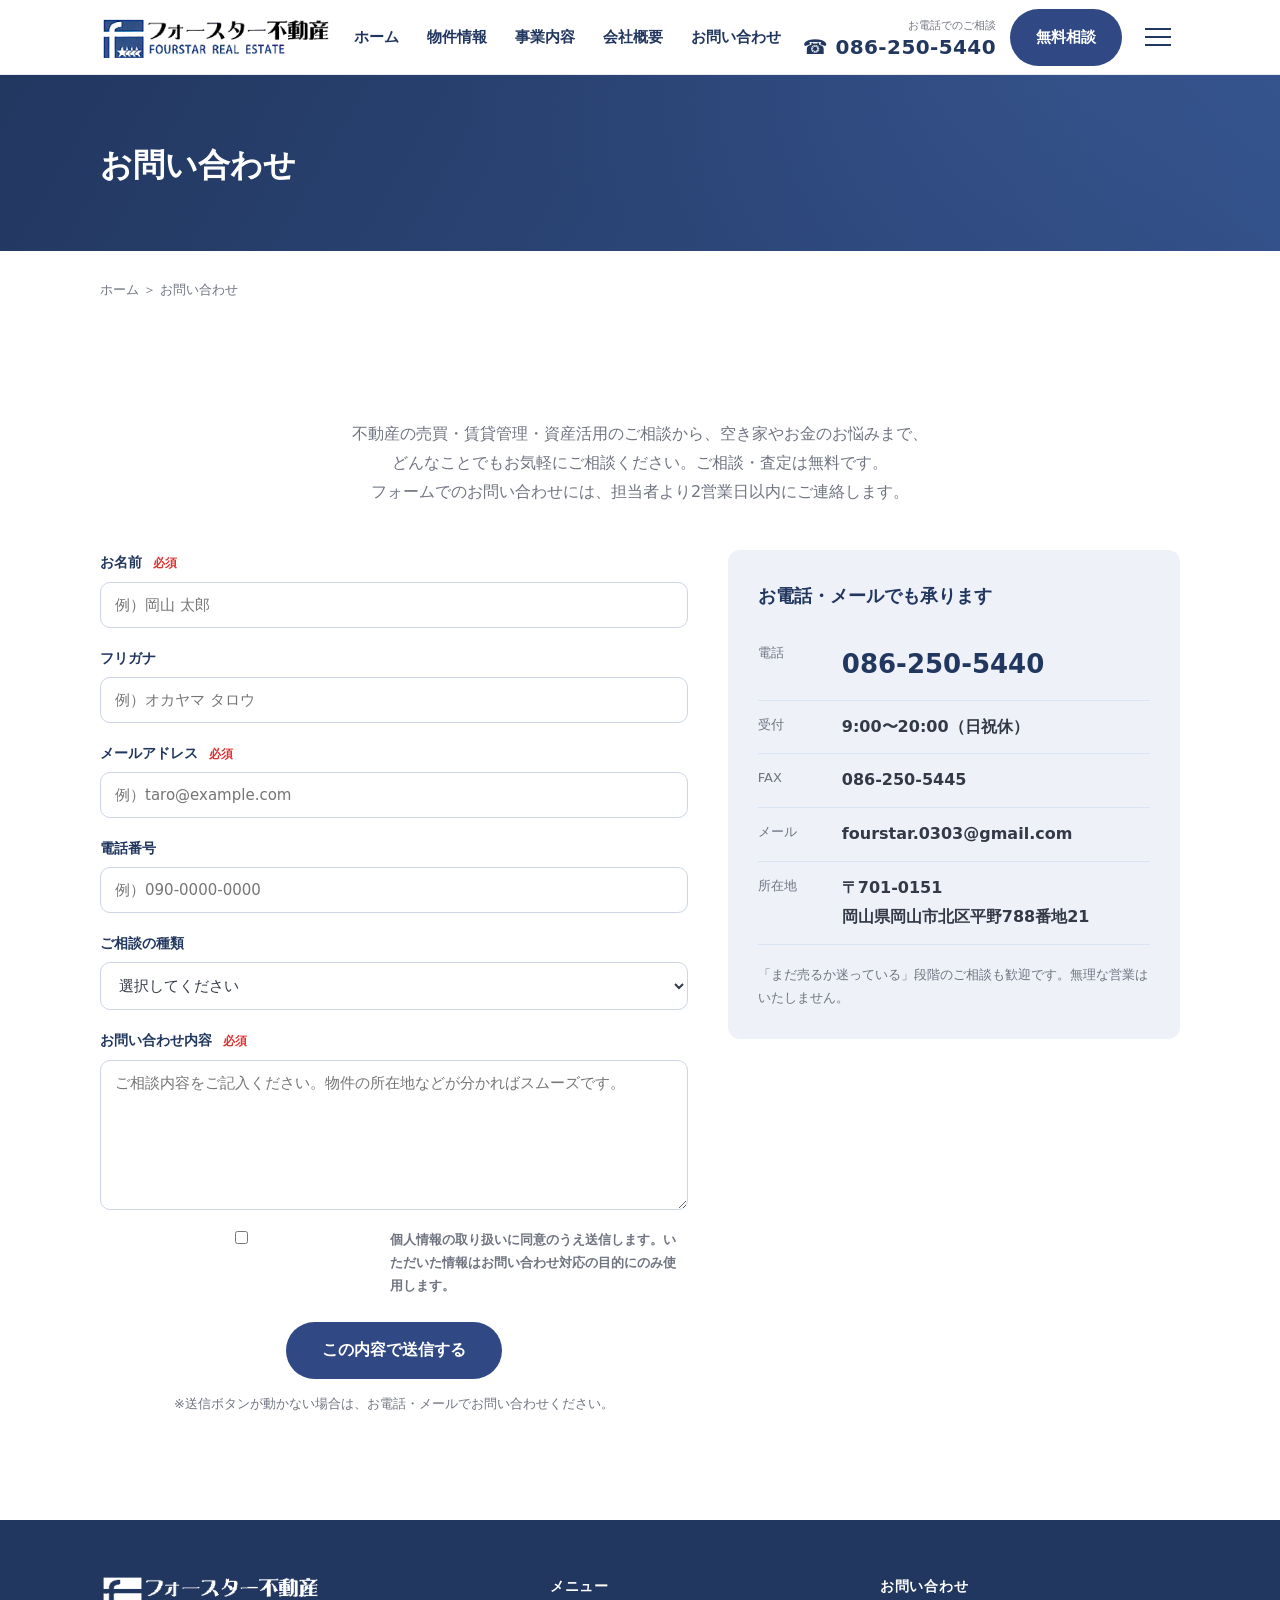
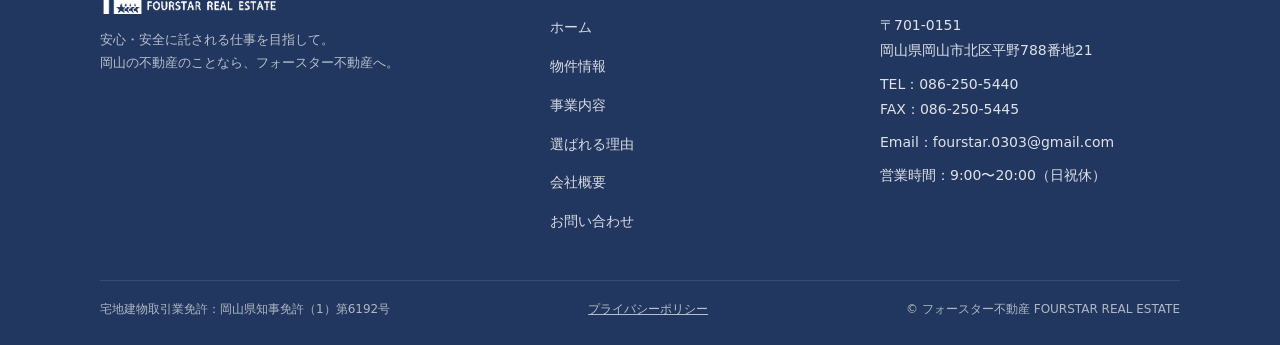
<file: contact.html>
<!DOCTYPE html>
<!-- =========================================================================
     フォースター不動産 お問い合わせページ（contact.html）
     -------------------------------------------------------------------------
     ★このフォームを実際に使えるようにするには「Formspree（フォームスプリー）」の
       登録が必要です。手順は レクチャー資料/04_問い合わせフォームの設定.md を
       見てください。登録後、下の <form ...> の action="..." を
       自分のURLに書き換えるだけで、送信内容がメールで届くようになります。
     ========================================================================= -->
<html lang="ja">
<head>
  <meta charset="UTF-8">
  <meta name="viewport" content="width=device-width, initial-scale=1.0">
  <title>お問い合わせ｜フォースター不動産</title>
  <meta name="description" content="フォースター不動産へのお問い合わせ・無料相談はこちら。フォーム・お電話・メールで承ります。">
  <!-- ★公開ドメインが決まったら「REPLACE_DOMAIN」を本番URLに一括置換してください -->
  <link rel="canonical" href="https://REPLACE_DOMAIN/contact.html">
  <meta property="og:type" content="website">
  <meta property="og:site_name" content="フォースター不動産">
  <meta property="og:title" content="お問い合わせ｜フォースター不動産">
  <meta property="og:description" content="フォースター不動産へのお問い合わせ・無料相談はこちら。フォーム・お電話・メールで承ります。">
  <meta property="og:url" content="https://REPLACE_DOMAIN/contact.html">
  <meta property="og:image" content="https://REPLACE_DOMAIN/images/hero.jpg">
  <meta property="og:locale" content="ja_JP">
  <meta name="twitter:card" content="summary_large_image">
  <link rel="icon" href="images/logo.png">
  <link rel="apple-touch-icon" href="images/logo.png">

  <link rel="stylesheet" href="css/style.css">
</head>
<body>

  <!-- ============ ヘッダー（全ページ共通）============ -->
  <header class="site-header">
    <div class="container header-inner">
      <a href="index.html" class="logo"><img src="images/logo.png" alt="フォースター不動産"></a>
      <nav class="nav" aria-label="メインメニュー">
        <ul>
          <li><a href="index.html">ホーム</a></li>
          <li><a href="properties.html">物件情報</a></li>
          <li><a href="index.html#service">事業内容</a></li>
          <li><a href="company.html">会社概要</a></li>
          <li><a href="contact.html">お問い合わせ</a></li>
        </ul>
      </nav>
      <div class="header-actions">
        <div class="header-tel">
          <span class="cap">お電話でのご相談</span>
          <span class="num">☎ 086-250-5440</span>
        </div>
        <a href="contact.html" class="btn btn--primary">無料相談</a>
        <button class="nav-toggle" aria-label="メニューを開く" aria-expanded="false"><span></span></button>
      </div>
    </div>
  </header>

  <!-- ============ ページ見出し ============ -->
  <section class="page-hero">
    <div class="container">
      <span class="en">CONTACT</span>
      <h1>お問い合わせ</h1>
    </div>
  </section>
  <div class="container">
    <p class="breadcrumb"><a href="index.html">ホーム</a> ＞ お問い合わせ</p>
  </div>

  <!-- ============ 本文 ============ -->
  <section class="section">
    <div class="container">
      <p class="kw" style="text-align:center;color:var(--muted);max-width:680px;margin:0 auto 44px;">
        不動産の売買・賃貸管理・資産活用のご相談から、<wbr>空き家やお金のお悩みまで、<wbr>どんなことでもお気軽にご相談ください。<wbr>ご相談・査定は無料です。<wbr>フォームでのお問い合わせには、<wbr>担当者より2営業日以内に<wbr>ご連絡します。
      </p>

      <div class="contact-grid">

        <!-- ---- 左：入力フォーム ---- -->
        <div>
          <!-- ★ action の "https://formspree.io/f/xxxxxxxx" を
                自分のFormspreeのURLに書き換えてください（設定手順は資料04）。 -->
          <form class="form" action="https://formspree.io/f/xxxxxxxx" method="POST">

            <div class="field">
              <label>お名前 <span class="req">必須</span></label>
              <input type="text" name="お名前" required placeholder="例）岡山 太郎">
            </div>

            <div class="field">
              <label>フリガナ</label>
              <input type="text" name="フリガナ" placeholder="例）オカヤマ タロウ">
            </div>

            <div class="field">
              <label>メールアドレス <span class="req">必須</span></label>
              <input type="email" name="メールアドレス" required placeholder="例）taro@example.com">
            </div>

            <div class="field">
              <label>電話番号</label>
              <input type="tel" name="電話番号" placeholder="例）090-0000-0000">
            </div>

            <div class="field">
              <label>ご相談の種類</label>
              <select name="ご相談の種類">
                <option value="">選択してください</option>
                <option>不動産の売却について</option>
                <option>不動産の買取について</option>
                <option>賃貸物件について</option>
                <option>リフォーム・解体について</option>
                <option>お片付け・不用品処分について</option>
                <option>その他</option>
              </select>
            </div>

            <div class="field">
              <label>お問い合わせ内容 <span class="req">必須</span></label>
              <textarea name="お問い合わせ内容" required placeholder="ご相談内容をご記入ください。物件の所在地などが分かればスムーズです。"></textarea>
            </div>

            <label class="privacy">
              <input type="checkbox" required>
              <span>個人情報の取り扱いに同意のうえ送信します。いただいた情報はお問い合わせ対応の目的にのみ使用します。</span>
            </label>

            <!-- 送信後に表示するページ（今はこのページに戻ります。必要なら変更可）-->
            <input type="hidden" name="_language" value="ja">

            <div class="submit">
              <button type="submit" class="btn btn--primary btn--lg">この内容で送信する</button>
              <p class="note">※送信ボタンが動かない場合は、お電話・メールでお問い合わせください。</p>
            </div>
          </form>
        </div>

        <!-- ---- 右：電話・メール等 ---- -->
        <aside class="contact-side">
          <h3>お電話・メールでも承ります</h3>
          <div class="row">
            <span class="lbl">電話</span>
            <span class="val"><a href="tel:086-250-5440" class="tel-big">086-250-5440</a></span>
          </div>
          <div class="row">
            <span class="lbl">受付</span>
            <span class="val">9:00〜20:00（日祝休）</span>
          </div>
          <div class="row">
            <span class="lbl">FAX</span>
            <span class="val">086-250-5445</span>
          </div>
          <div class="row">
            <span class="lbl">メール</span>
            <span class="val">fourstar.0303@gmail.com</span>
          </div>
          <div class="row">
            <span class="lbl">所在地</span>
            <span class="val">〒701-0151<br>岡山県岡山市北区平野788番地21</span>
          </div>
          <p style="margin:18px 0 0;font-size:13px;color:var(--muted);">
            「まだ売るか迷っている」段階のご相談も歓迎です。無理な営業はいたしません。
          </p>
        </aside>

      </div>
    </div>
  </section>

  <!-- ============ フッター（全ページ共通）============ -->
  <footer class="site-footer">
    <div class="container">
      <div class="footer-top">
        <div class="footer-brand">
          <img src="images/logo-transparent.png" alt="フォースター不動産">
          <p>安心・安全に託される仕事を目指して。<br>岡山の不動産のことなら、フォースター不動産へ。</p>
        </div>
        <div class="footer-col">
          <h4>メニュー</h4>
          <ul>
            <li><a href="index.html">ホーム</a></li>
            <li><a href="properties.html">物件情報</a></li>
            <li><a href="index.html#service">事業内容</a></li>
            <li><a href="index.html#reason">選ばれる理由</a></li>
            <li><a href="company.html">会社概要</a></li>
            <li><a href="contact.html">お問い合わせ</a></li>
          </ul>
        </div>
        <div class="footer-col footer-contact">
          <h4>お問い合わせ</h4>
          <p>〒701-0151<br>岡山県岡山市北区平野788番地21</p>
          <p>TEL：086-250-5440<br>FAX：086-250-5445</p>
          <p>Email：fourstar.0303@gmail.com</p>
          <p>営業時間：9:00〜20:00（日祝休）</p>
        </div>
      </div>
      <div class="footer-license">
        <span>宅地建物取引業免許：岡山県知事免許（1）第6192号</span>
        <span><a href="privacy.html">プライバシーポリシー</a></span>
        <span>&copy; フォースター不動産 FOURSTAR REAL ESTATE</span>
      </div>
    </div>
  </footer>

  <script src="js/main.js"></script>
</body>
</html>
</file>
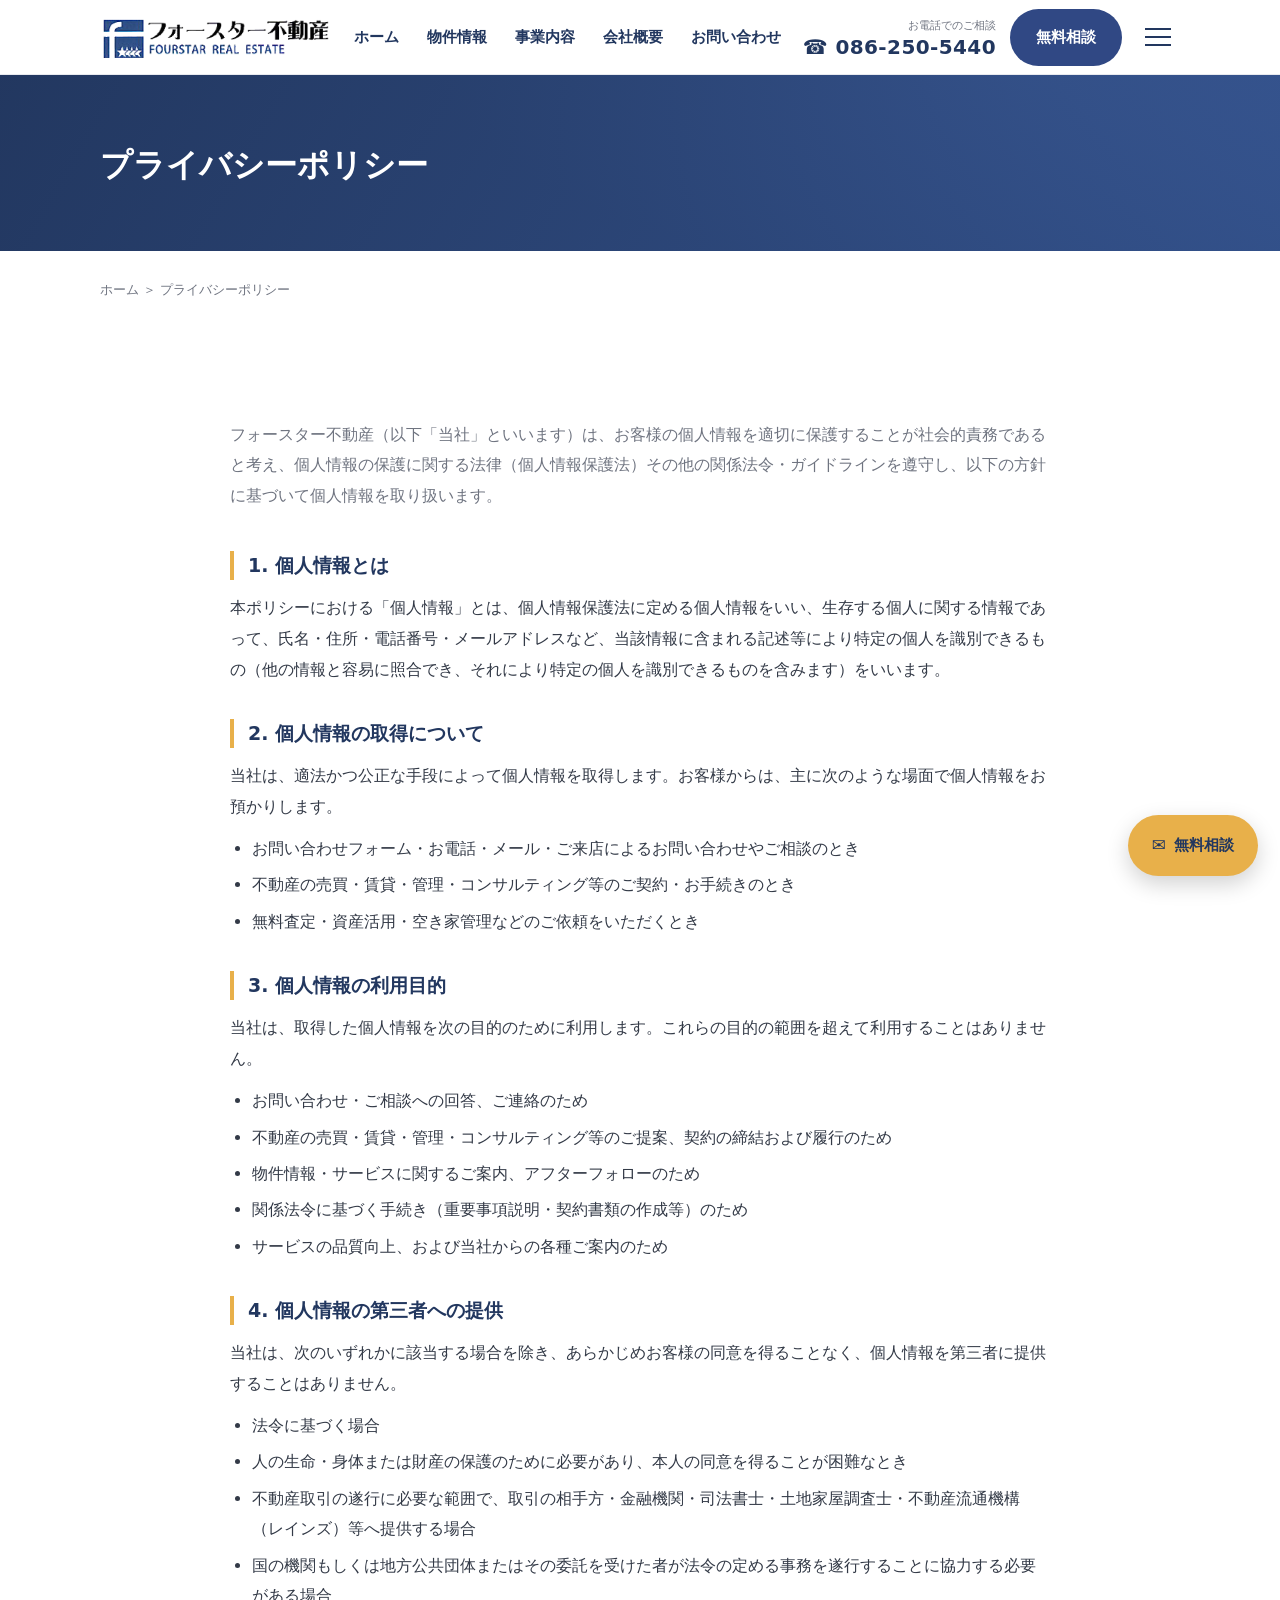
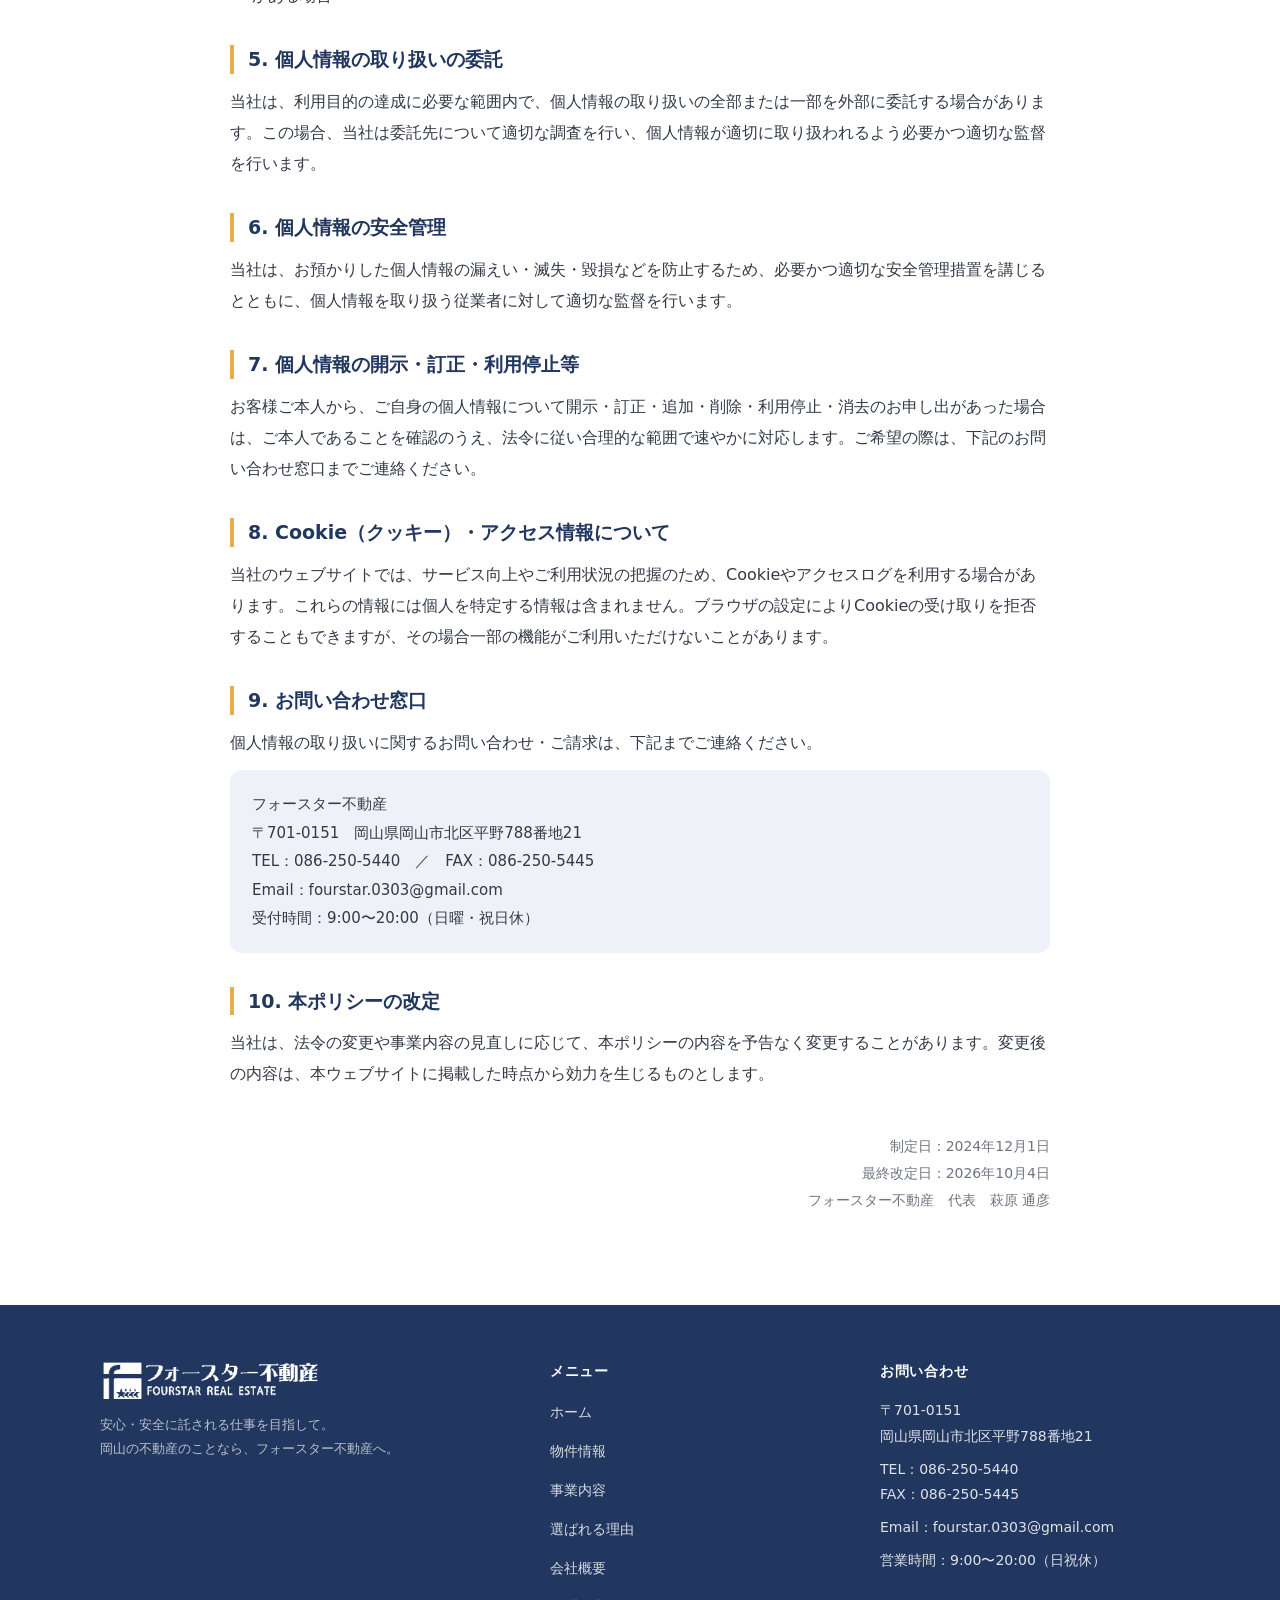
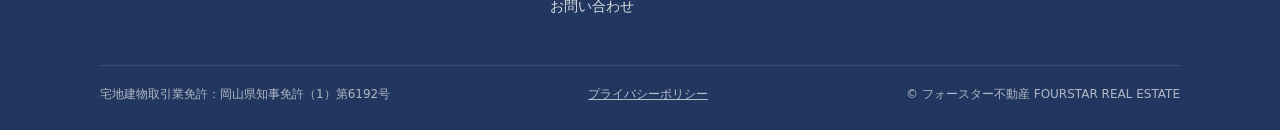
<file: privacy.html>
<!DOCTYPE html>
<!-- =========================================================================
     フォースター不動産 プライバシーポリシー（privacy.html）
     -------------------------------------------------------------------------
     ★編集について
       ・本文は <section class="section"> の中、「ここから編集」〜「ここまで」の
         あいだを書き換えてください。
       ・会社名・連絡先などは会社概要（company.html）とそろえています。変更する
         ときは両方を直してください。
       ・ページ下の「制定日・改定日」は、内容を見直したときに日付を更新します。
     ========================================================================= -->
<html lang="ja">
<head>
  <meta charset="UTF-8">
  <meta name="viewport" content="width=device-width, initial-scale=1.0">
  <title>プライバシーポリシー｜フォースター不動産</title>
  <meta name="description" content="フォースター不動産の個人情報保護方針（プライバシーポリシー）です。お客様の個人情報の取り扱いについてご説明します。">
  <!-- ★公開ドメインが決まったら「REPLACE_DOMAIN」を本番URLに一括置換してください -->
  <link rel="canonical" href="https://REPLACE_DOMAIN/privacy.html">
  <meta property="og:type" content="website">
  <meta property="og:site_name" content="フォースター不動産">
  <meta property="og:title" content="プライバシーポリシー｜フォースター不動産">
  <meta property="og:description" content="フォースター不動産の個人情報保護方針（プライバシーポリシー）です。">
  <meta property="og:url" content="https://REPLACE_DOMAIN/privacy.html">
  <meta property="og:image" content="https://REPLACE_DOMAIN/images/hero.jpg">
  <meta property="og:locale" content="ja_JP">
  <meta name="twitter:card" content="summary_large_image">
  <link rel="icon" href="images/logo.png">
  <link rel="apple-touch-icon" href="images/logo.png">

  <link rel="stylesheet" href="css/style.css">
  <!-- このページだけの体裁（共通のstyle.cssは変更していません）-->
  <style>
    .legal { max-width: 820px; margin: 0 auto; }
    .legal .lead { color: var(--muted); margin: 0 0 40px; line-height: 1.9; }
    .legal .policy-item { margin: 0 0 34px; }
    .legal h2 {
      font-size: 19px; color: var(--navy); margin: 0 0 12px;
      padding: 0 0 0 14px; border-left: 4px solid var(--gold); line-height: 1.5;
    }
    .legal p { line-height: 1.95; margin: 0 0 12px; }
    .legal ul, .legal ol { margin: 10px 0 12px; padding-left: 1.4em; }
    .legal li { line-height: 1.9; margin: 0 0 6px; }
    .legal .policy-note {
      background: var(--sky); border-radius: var(--radius);
      padding: 20px 22px; margin: 6px 0 0; font-size: 15px; line-height: 1.9;
    }
    .legal .revised { color: var(--muted); font-size: 14px; text-align: right; margin: 44px 0 0; line-height: 1.9; }
  </style>
</head>
<body>

  <!-- ============ ヘッダー（全ページ共通）============ -->
  <header class="site-header">
    <div class="container header-inner">
      <a href="index.html" class="logo"><img src="images/logo.png" alt="フォースター不動産"></a>
      <nav class="nav" aria-label="メインメニュー">
        <ul>
          <li><a href="index.html">ホーム</a></li>
          <li><a href="properties.html">物件情報</a></li>
          <li><a href="index.html#service">事業内容</a></li>
          <li><a href="company.html">会社概要</a></li>
          <li><a href="contact.html">お問い合わせ</a></li>
        </ul>
      </nav>
      <div class="header-actions">
        <div class="header-tel">
          <span class="cap">お電話でのご相談</span>
          <span class="num">☎ 086-250-5440</span>
        </div>
        <a href="contact.html" class="btn btn--primary">無料相談</a>
        <button class="nav-toggle" aria-label="メニューを開く" aria-expanded="false"><span></span></button>
      </div>
    </div>
  </header>

  <!-- ============ ページ見出し ============ -->
  <section class="page-hero">
    <div class="container">
      <span class="en">PRIVACY POLICY</span>
      <h1>プライバシーポリシー</h1>
    </div>
  </section>
  <div class="container">
    <p class="breadcrumb"><a href="index.html">ホーム</a> ＞ プライバシーポリシー</p>
  </div>

  <!-- ============ 本文 ============ -->
  <section class="section">
    <div class="container">
      <div class="legal">

        <!-- ここから編集 -->
        <p class="lead">
          フォースター不動産（以下「当社」といいます）は、お客様の個人情報を適切に保護することが社会的責務であると考え、個人情報の保護に関する法律（個人情報保護法）その他の関係法令・ガイドラインを遵守し、以下の方針に基づいて個人情報を取り扱います。
        </p>

        <div class="policy-item">
          <h2>1. 個人情報とは</h2>
          <p>本ポリシーにおける「個人情報」とは、個人情報保護法に定める個人情報をいい、生存する個人に関する情報であって、氏名・住所・電話番号・メールアドレスなど、当該情報に含まれる記述等により特定の個人を識別できるもの（他の情報と容易に照合でき、それにより特定の個人を識別できるものを含みます）をいいます。</p>
        </div>

        <div class="policy-item">
          <h2>2. 個人情報の取得について</h2>
          <p>当社は、適法かつ公正な手段によって個人情報を取得します。お客様からは、主に次のような場面で個人情報をお預かりします。</p>
          <ul>
            <li>お問い合わせフォーム・お電話・メール・ご来店によるお問い合わせやご相談のとき</li>
            <li>不動産の売買・賃貸・管理・コンサルティング等のご契約・お手続きのとき</li>
            <li>無料査定・資産活用・空き家管理などのご依頼をいただくとき</li>
          </ul>
        </div>

        <div class="policy-item">
          <h2>3. 個人情報の利用目的</h2>
          <p>当社は、取得した個人情報を次の目的のために利用します。これらの目的の範囲を超えて利用することはありません。</p>
          <ul>
            <li>お問い合わせ・ご相談への回答、ご連絡のため</li>
            <li>不動産の売買・賃貸・管理・コンサルティング等のご提案、契約の締結および履行のため</li>
            <li>物件情報・サービスに関するご案内、アフターフォローのため</li>
            <li>関係法令に基づく手続き（重要事項説明・契約書類の作成等）のため</li>
            <li>サービスの品質向上、および当社からの各種ご案内のため</li>
          </ul>
        </div>

        <div class="policy-item">
          <h2>4. 個人情報の第三者への提供</h2>
          <p>当社は、次のいずれかに該当する場合を除き、あらかじめお客様の同意を得ることなく、個人情報を第三者に提供することはありません。</p>
          <ul>
            <li>法令に基づく場合</li>
            <li>人の生命・身体または財産の保護のために必要があり、本人の同意を得ることが困難なとき</li>
            <li>不動産取引の遂行に必要な範囲で、取引の相手方・金融機関・司法書士・土地家屋調査士・不動産流通機構（レインズ）等へ提供する場合</li>
            <li>国の機関もしくは地方公共団体またはその委託を受けた者が法令の定める事務を遂行することに協力する必要がある場合</li>
          </ul>
        </div>

        <div class="policy-item">
          <h2>5. 個人情報の取り扱いの委託</h2>
          <p>当社は、利用目的の達成に必要な範囲内で、個人情報の取り扱いの全部または一部を外部に委託する場合があります。この場合、当社は委託先について適切な調査を行い、個人情報が適切に取り扱われるよう必要かつ適切な監督を行います。</p>
        </div>

        <div class="policy-item">
          <h2>6. 個人情報の安全管理</h2>
          <p>当社は、お預かりした個人情報の漏えい・滅失・毀損などを防止するため、必要かつ適切な安全管理措置を講じるとともに、個人情報を取り扱う従業者に対して適切な監督を行います。</p>
        </div>

        <div class="policy-item">
          <h2>7. 個人情報の開示・訂正・利用停止等</h2>
          <p>お客様ご本人から、ご自身の個人情報について開示・訂正・追加・削除・利用停止・消去のお申し出があった場合は、ご本人であることを確認のうえ、法令に従い合理的な範囲で速やかに対応します。ご希望の際は、下記のお問い合わせ窓口までご連絡ください。</p>
        </div>

        <div class="policy-item">
          <h2>8. Cookie（クッキー）・アクセス情報について</h2>
          <p>当社のウェブサイトでは、サービス向上やご利用状況の把握のため、Cookieやアクセスログを利用する場合があります。これらの情報には個人を特定する情報は含まれません。ブラウザの設定によりCookieの受け取りを拒否することもできますが、その場合一部の機能がご利用いただけないことがあります。</p>
        </div>

        <div class="policy-item">
          <h2>9. お問い合わせ窓口</h2>
          <p>個人情報の取り扱いに関するお問い合わせ・ご請求は、下記までご連絡ください。</p>
          <div class="policy-note">
            フォースター不動産<br>
            〒701-0151　岡山県岡山市北区平野788番地21<br>
            TEL：086-250-5440　／　FAX：086-250-5445<br>
            Email：fourstar.0303@gmail.com<br>
            受付時間：9:00〜20:00（日曜・祝日休）
          </div>
        </div>

        <div class="policy-item">
          <h2>10. 本ポリシーの改定</h2>
          <p>当社は、法令の変更や事業内容の見直しに応じて、本ポリシーの内容を予告なく変更することがあります。変更後の内容は、本ウェブサイトに掲載した時点から効力を生じるものとします。</p>
        </div>

        <p class="revised">
          制定日：2024年12月1日<br>
          最終改定日：2026年10月4日<br>
          フォースター不動産　代表　萩原 通彦
        </p>
        <!-- ここまで -->

      </div>
    </div>
  </section>

  <!-- ============ フッター（全ページ共通）============ -->
  <footer class="site-footer">
    <div class="container">
      <div class="footer-top">
        <div class="footer-brand">
          <img src="images/logo-transparent.png" alt="フォースター不動産">
          <p>安心・安全に託される仕事を目指して。<br>岡山の不動産のことなら、フォースター不動産へ。</p>
        </div>
        <div class="footer-col">
          <h4>メニュー</h4>
          <ul>
            <li><a href="index.html">ホーム</a></li>
            <li><a href="properties.html">物件情報</a></li>
            <li><a href="index.html#service">事業内容</a></li>
            <li><a href="index.html#reason">選ばれる理由</a></li>
            <li><a href="company.html">会社概要</a></li>
            <li><a href="contact.html">お問い合わせ</a></li>
          </ul>
        </div>
        <div class="footer-col footer-contact">
          <h4>お問い合わせ</h4>
          <p>〒701-0151<br>岡山県岡山市北区平野788番地21</p>
          <p>TEL：086-250-5440<br>FAX：086-250-5445</p>
          <p>Email：fourstar.0303@gmail.com</p>
          <p>営業時間：9:00〜20:00（日祝休）</p>
        </div>
      </div>
      <div class="footer-license">
        <span>宅地建物取引業免許：岡山県知事免許（1）第6192号</span>
        <span><a href="privacy.html">プライバシーポリシー</a></span>
        <span>&copy; フォースター不動産 FOURSTAR REAL ESTATE</span>
      </div>
    </div>
  </footer>

  <!-- 画面右下に常時浮く「無料相談」ボタン（スクロールしても固定で出ます）-->
  <a class="float-cta" href="contact.html"><span class="ico">✉</span>無料相談</a>

  <script src="js/main.js"></script>
</body>
</html>
</file>
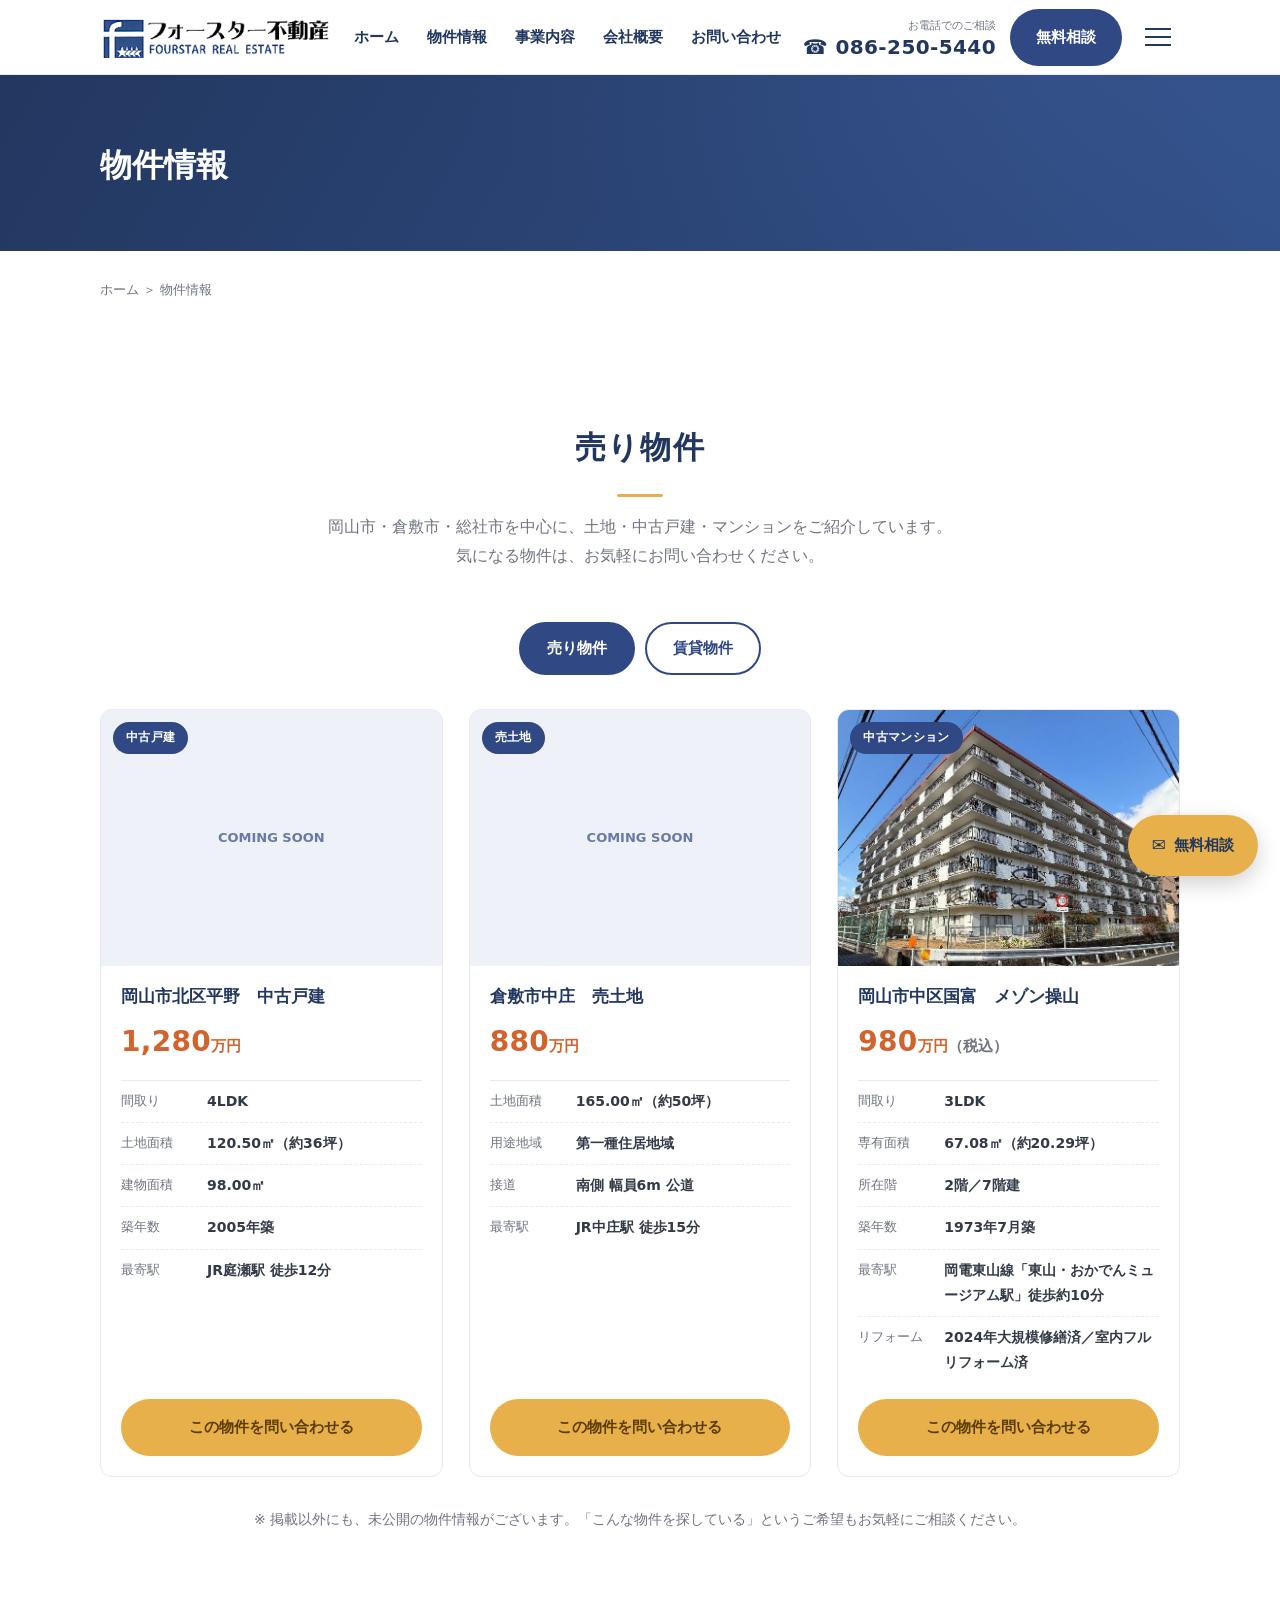
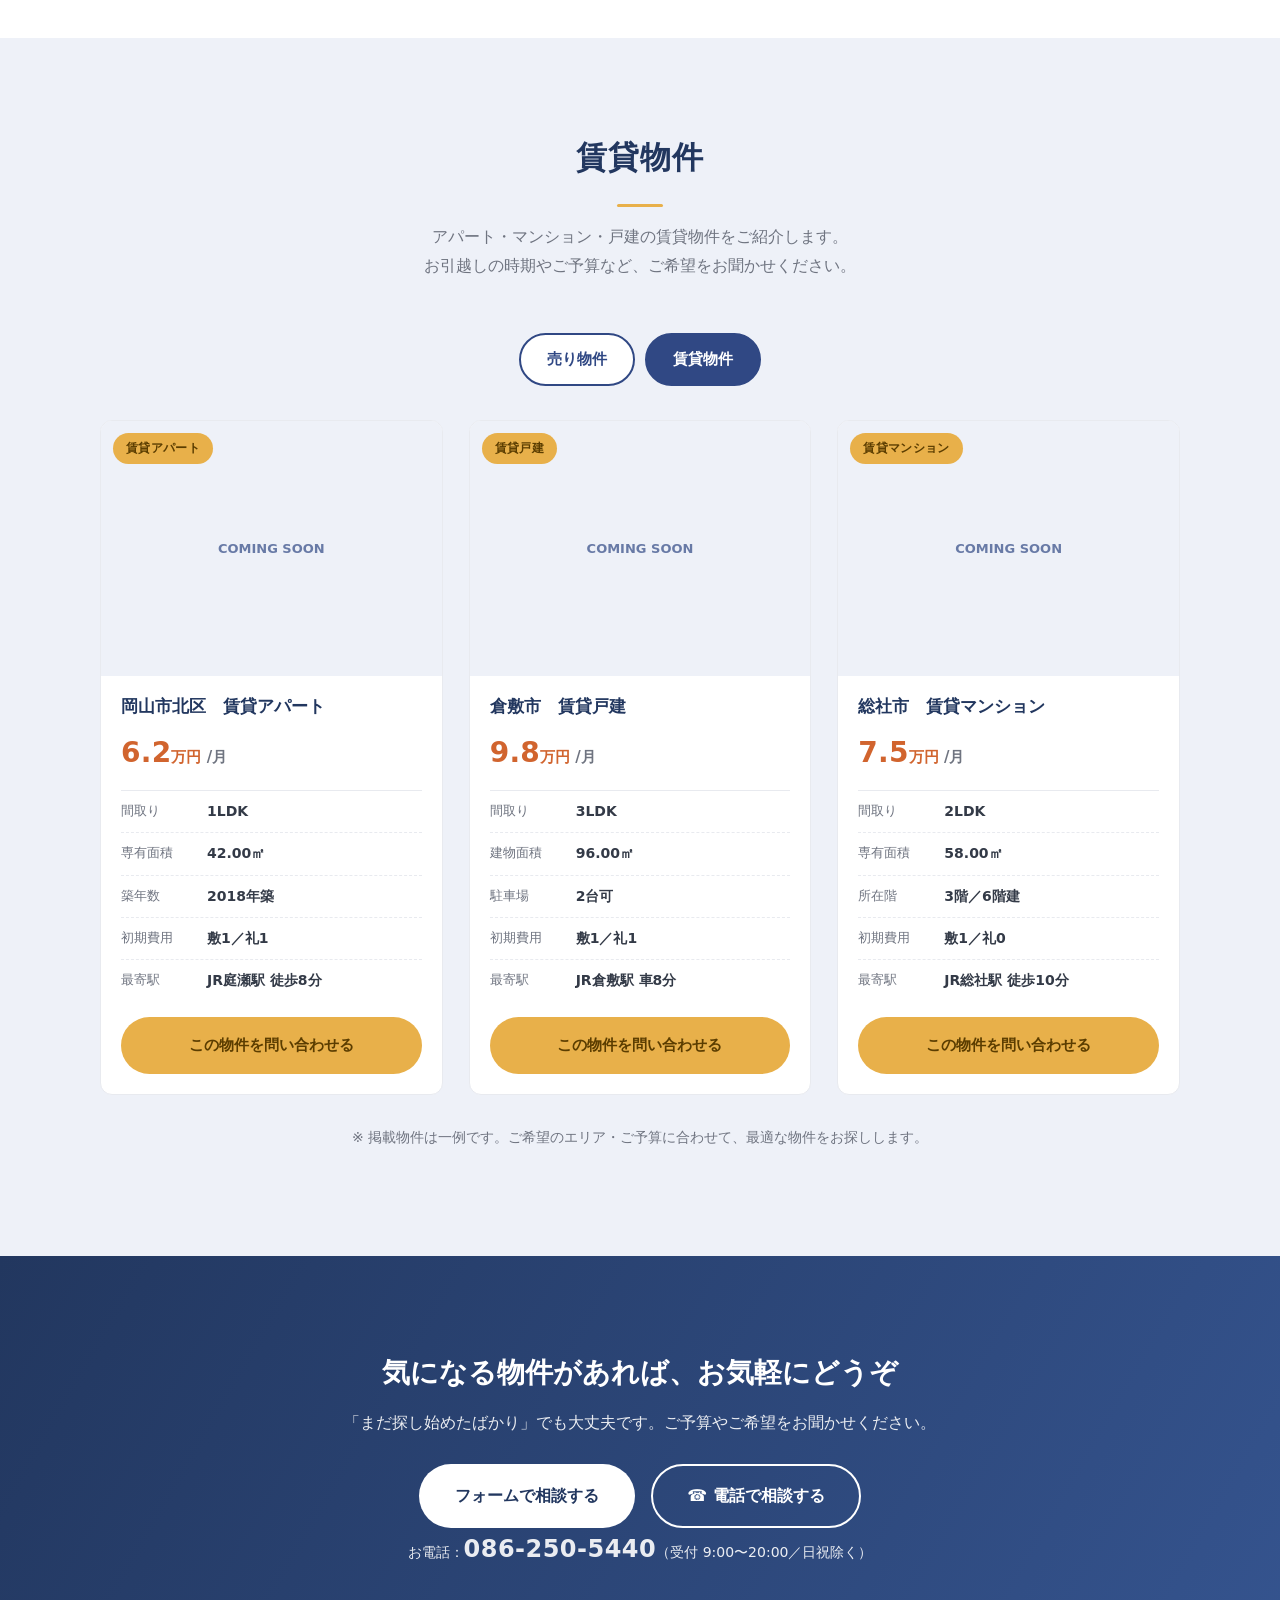
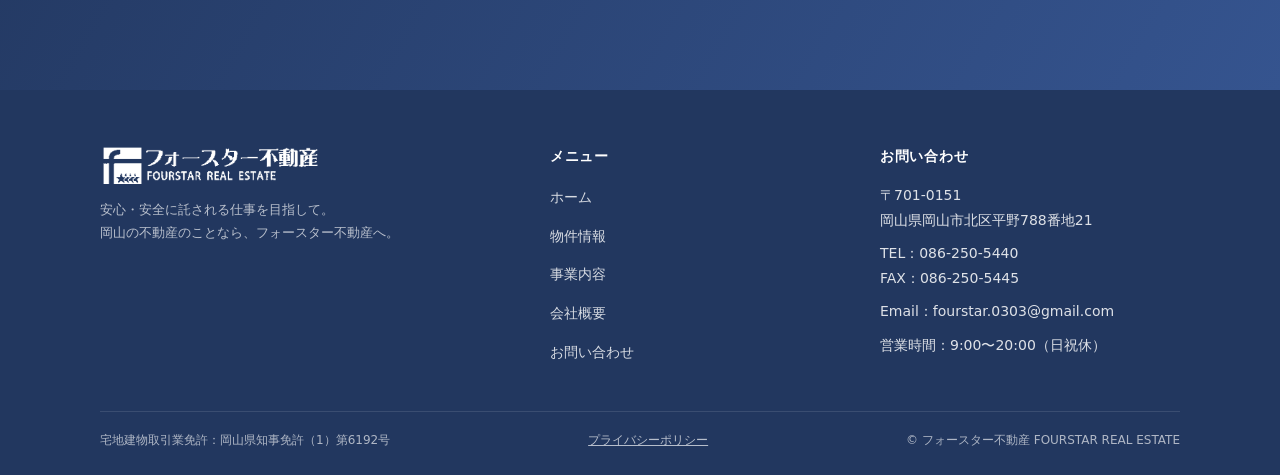
<file: properties.html>
<!DOCTYPE html>
<!-- =========================================================================
     フォースター不動産 物件情報ページ（properties.html）
     -------------------------------------------------------------------------
     ★物件を追加・削除したいとき：
       「1件＝1つの <article class="prop-card"> ブロック」です。
       追加するときは、近い種類のブロックをまるごとコピーして、
       写真・物件名・価格・スペックの日本語部分を書き換えてください。
       削除するときは、そのブロックを <article ...> から </article> まで消します。
       < > の記号（タグ）は消さないようにご注意ください。
     ========================================================================= -->
<html lang="ja">
<head>
  <meta charset="UTF-8">
  <meta name="viewport" content="width=device-width, initial-scale=1.0">
  <title>物件情報｜フォースター不動産（岡山の売り物件・賃貸物件）</title>
  <meta name="description" content="フォースター不動産の取扱物件情報。岡山市・倉敷市・総社市を中心に、売り物件（土地・中古戸建・マンション）と賃貸物件をご紹介します。気になる物件はお気軽にお問い合わせください。">
  <!-- ★公開ドメインが決まったら「REPLACE_DOMAIN」を本番URLに一括置換してください -->
  <link rel="canonical" href="https://REPLACE_DOMAIN/properties.html">
  <meta property="og:type" content="website">
  <meta property="og:site_name" content="フォースター不動産">
  <meta property="og:title" content="物件情報｜フォースター不動産（岡山の売り物件・賃貸物件）">
  <meta property="og:description" content="岡山市・倉敷市・総社市を中心とした売り物件・賃貸物件のご紹介。気になる物件はお気軽にお問い合わせください。">
  <meta property="og:url" content="https://REPLACE_DOMAIN/properties.html">
  <meta property="og:image" content="https://REPLACE_DOMAIN/images/hero.jpg">
  <meta property="og:locale" content="ja_JP">
  <meta name="twitter:card" content="summary_large_image">
  <link rel="icon" href="images/logo.png">
  <link rel="apple-touch-icon" href="images/logo.png">

  <link rel="stylesheet" href="css/style.css">
</head>
<body>

  <!-- ============ ヘッダー（全ページ共通）============ -->
  <header class="site-header">
    <div class="container header-inner">
      <a href="index.html" class="logo"><img src="images/logo.png" alt="フォースター不動産"></a>
      <nav class="nav" aria-label="メインメニュー">
        <ul>
          <li><a href="index.html">ホーム</a></li>
          <li><a href="properties.html">物件情報</a></li>
          <li><a href="index.html#service">事業内容</a></li>
          <li><a href="company.html">会社概要</a></li>
          <li><a href="contact.html">お問い合わせ</a></li>
        </ul>
      </nav>
      <div class="header-actions">
        <div class="header-tel">
          <span class="cap">お電話でのご相談</span>
          <span class="num">☎ 086-250-5440</span>
        </div>
        <a href="contact.html" class="btn btn--primary">無料相談</a>
        <button class="nav-toggle" aria-label="メニューを開く" aria-expanded="false"><span></span></button>
      </div>
    </div>
  </header>

  <!-- ============ ページ見出し ============ -->
  <section class="page-hero">
    <div class="container">
      <span class="en">PROPERTIES</span>
      <h1>物件情報</h1>
    </div>
  </section>
  <div class="container">
    <p class="breadcrumb"><a href="index.html">ホーム</a> ＞ 物件情報</p>
  </div>

  <!-- ============ 売り物件 ============ -->
  <section class="section" id="sale">
    <div class="container">
      <div class="section-head">
        <span class="en">FOR SALE</span>
        <h2>売り物件</h2>
        <p>岡山市・倉敷市・総社市を中心に、土地・中古戸建・マンションをご紹介しています。<br>気になる物件は、お気軽にお問い合わせください。</p>
      </div>

      <!-- 売り／賃貸の切り替えリンク -->
      <div class="prop-tabs">
        <a href="#sale" class="is-active">売り物件</a>
        <a href="#rent">賃貸物件</a>
      </div>

      <!-- ここから編集（1件＝1つの article.prop-card）-->
      <div class="prop-grid">

        <article class="prop-card">
          <div class="prop-photo">
            <span class="prop-label">中古戸建</span>
            <!-- ★写真を入れるとき：下の画像タグを囲っている左右の記号を外し、src のファイル名を images/ に入れた写真名に変えてください（例 images/bukken1.jpg） -->
            <!-- <img src="images/bukken1.jpg" alt="物件写真"> -->
            <span class="noimg">COMING SOON</span>
          </div>
          <div class="prop-body">
            <h3 class="prop-name">岡山市北区平野　中古戸建</h3>
            <p class="prop-price"><span class="num">1,280</span>万円</p>
            <ul class="prop-specs">
              <li><span class="k">間取り</span><span class="v">4LDK</span></li>
              <li><span class="k">土地面積</span><span class="v">120.50㎡（約36坪）</span></li>
              <li><span class="k">建物面積</span><span class="v">98.00㎡</span></li>
              <li><span class="k">築年数</span><span class="v">2005年築</span></li>
              <li><span class="k">最寄駅</span><span class="v">JR庭瀬駅 徒歩12分</span></li>
            </ul>
            <a href="contact.html" class="btn btn--accent">この物件を問い合わせる</a>
          </div>
        </article>

        <article class="prop-card">
          <div class="prop-photo">
            <span class="prop-label">売土地</span>
            <!-- <img src="images/bukken2.jpg" alt="物件写真"> -->
            <span class="noimg">COMING SOON</span>
          </div>
          <div class="prop-body">
            <h3 class="prop-name">倉敷市中庄　売土地</h3>
            <p class="prop-price"><span class="num">880</span>万円</p>
            <ul class="prop-specs">
              <li><span class="k">土地面積</span><span class="v">165.00㎡（約50坪）</span></li>
              <li><span class="k">用途地域</span><span class="v">第一種住居地域</span></li>
              <li><span class="k">接道</span><span class="v">南側 幅員6m 公道</span></li>
              <li><span class="k">最寄駅</span><span class="v">JR中庄駅 徒歩15分</span></li>
            </ul>
            <a href="contact.html" class="btn btn--accent">この物件を問い合わせる</a>
          </div>
        </article>

        <article class="prop-card">
          <div class="prop-photo">
            <span class="prop-label">中古マンション</span>
            <img src="images/mezon-sozan.jpg" alt="メゾン操山 外観">
          </div>
          <div class="prop-body">
            <h3 class="prop-name">岡山市中区国富　メゾン操山</h3>
            <p class="prop-price"><span class="num">980</span>万円<span class="rent-mo">（税込）</span></p>
            <ul class="prop-specs">
              <li><span class="k">間取り</span><span class="v">3LDK</span></li>
              <li><span class="k">専有面積</span><span class="v">67.08㎡（約20.29坪）</span></li>
              <li><span class="k">所在階</span><span class="v">2階／7階建</span></li>
              <li><span class="k">築年数</span><span class="v">1973年7月築</span></li>
              <li><span class="k">最寄駅</span><span class="v">岡電東山線「東山・おかでんミュージアム駅」徒歩約10分</span></li>
              <li><span class="k">リフォーム</span><span class="v">2024年大規模修繕済／室内フルリフォーム済</span></li>
            </ul>
            <a href="contact.html" class="btn btn--accent">この物件を問い合わせる</a>
          </div>
        </article>

      </div>
      <!-- ここまで（売り物件）-->

      <p class="prop-note">
        ※ 掲載以外にも、未公開の物件情報がございます。「こんな物件を探している」というご希望もお気軽にご相談ください。
      </p>
    </div>
  </section>

  <!-- ============ 賃貸物件 ============ -->
  <section class="section section--sky" id="rent">
    <div class="container">
      <div class="section-head">
        <span class="en">FOR RENT</span>
        <h2>賃貸物件</h2>
        <p>アパート・マンション・戸建の賃貸物件をご紹介します。<br>お引越しの時期やご予算など、ご希望をお聞かせください。</p>
      </div>

      <!-- 売り／賃貸の切り替えリンク -->
      <div class="prop-tabs">
        <a href="#sale">売り物件</a>
        <a href="#rent" class="is-active">賃貸物件</a>
      </div>

      <!-- ここから編集（1件＝1つの article.prop-card）-->
      <div class="prop-grid">

        <article class="prop-card">
          <div class="prop-photo">
            <span class="prop-label is-rent">賃貸アパート</span>
            <!-- <img src="images/chintai1.jpg" alt="物件写真"> -->
            <span class="noimg">COMING SOON</span>
          </div>
          <div class="prop-body">
            <h3 class="prop-name">岡山市北区　賃貸アパート</h3>
            <p class="prop-price"><span class="num">6.2</span>万円<span class="rent-mo"> /月</span></p>
            <ul class="prop-specs">
              <li><span class="k">間取り</span><span class="v">1LDK</span></li>
              <li><span class="k">専有面積</span><span class="v">42.00㎡</span></li>
              <li><span class="k">築年数</span><span class="v">2018年築</span></li>
              <li><span class="k">初期費用</span><span class="v">敷1／礼1</span></li>
              <li><span class="k">最寄駅</span><span class="v">JR庭瀬駅 徒歩8分</span></li>
            </ul>
            <a href="contact.html" class="btn btn--accent">この物件を問い合わせる</a>
          </div>
        </article>

        <article class="prop-card">
          <div class="prop-photo">
            <span class="prop-label is-rent">賃貸戸建</span>
            <!-- <img src="images/chintai2.jpg" alt="物件写真"> -->
            <span class="noimg">COMING SOON</span>
          </div>
          <div class="prop-body">
            <h3 class="prop-name">倉敷市　賃貸戸建</h3>
            <p class="prop-price"><span class="num">9.8</span>万円<span class="rent-mo"> /月</span></p>
            <ul class="prop-specs">
              <li><span class="k">間取り</span><span class="v">3LDK</span></li>
              <li><span class="k">建物面積</span><span class="v">96.00㎡</span></li>
              <li><span class="k">駐車場</span><span class="v">2台可</span></li>
              <li><span class="k">初期費用</span><span class="v">敷1／礼1</span></li>
              <li><span class="k">最寄駅</span><span class="v">JR倉敷駅 車8分</span></li>
            </ul>
            <a href="contact.html" class="btn btn--accent">この物件を問い合わせる</a>
          </div>
        </article>

        <article class="prop-card">
          <div class="prop-photo">
            <span class="prop-label is-rent">賃貸マンション</span>
            <!-- <img src="images/chintai3.jpg" alt="物件写真"> -->
            <span class="noimg">COMING SOON</span>
          </div>
          <div class="prop-body">
            <h3 class="prop-name">総社市　賃貸マンション</h3>
            <p class="prop-price"><span class="num">7.5</span>万円<span class="rent-mo"> /月</span></p>
            <ul class="prop-specs">
              <li><span class="k">間取り</span><span class="v">2LDK</span></li>
              <li><span class="k">専有面積</span><span class="v">58.00㎡</span></li>
              <li><span class="k">所在階</span><span class="v">3階／6階建</span></li>
              <li><span class="k">初期費用</span><span class="v">敷1／礼0</span></li>
              <li><span class="k">最寄駅</span><span class="v">JR総社駅 徒歩10分</span></li>
            </ul>
            <a href="contact.html" class="btn btn--accent">この物件を問い合わせる</a>
          </div>
        </article>

      </div>
      <!-- ここまで（賃貸物件）-->

      <p class="prop-note">
        ※ 掲載物件は一例です。ご希望のエリア・ご予算に合わせて、最適な物件をお探しします。
      </p>
    </div>
  </section>

  <!-- ============ CTA（問い合わせ誘導）============ -->
  <section class="section cta">
    <div class="container">
      <h2>気になる物件があれば、お気軽にどうぞ</h2>
      <p>「まだ探し始めたばかり」でも大丈夫です。ご予算やご希望をお聞かせください。</p>
      <div class="cta-actions">
        <a href="contact.html" class="btn btn--white btn--lg">フォームで相談する</a>
        <a href="tel:086-250-5440" class="btn btn--outline btn--lg" style="color:#fff;border-color:#fff;background:transparent;">☎ 電話で相談する</a>
      </div>
      <p class="cta-tel">お電話：<strong>086-250-5440</strong>（受付 9:00〜20:00／日祝除く）</p>
    </div>
  </section>

  <!-- ============ フッター（全ページ共通）============ -->
  <footer class="site-footer">
    <div class="container">
      <div class="footer-top">
        <div class="footer-brand">
          <img src="images/logo-transparent.png" alt="フォースター不動産">
          <p>安心・安全に託される仕事を目指して。<br>岡山の不動産のことなら、フォースター不動産へ。</p>
        </div>
        <div class="footer-col">
          <h4>メニュー</h4>
          <ul>
            <li><a href="index.html">ホーム</a></li>
            <li><a href="properties.html">物件情報</a></li>
            <li><a href="index.html#service">事業内容</a></li>
            <li><a href="company.html">会社概要</a></li>
            <li><a href="contact.html">お問い合わせ</a></li>
          </ul>
        </div>
        <div class="footer-col footer-contact">
          <h4>お問い合わせ</h4>
          <p>〒701-0151<br>岡山県岡山市北区平野788番地21</p>
          <p>TEL：086-250-5440<br>FAX：086-250-5445</p>
          <p>Email：fourstar.0303@gmail.com</p>
          <p>営業時間：9:00〜20:00（日祝休）</p>
        </div>
      </div>
      <div class="footer-license">
        <span>宅地建物取引業免許：岡山県知事免許（1）第6192号</span>
        <span><a href="privacy.html">プライバシーポリシー</a></span>
        <span>&copy; フォースター不動産 FOURSTAR REAL ESTATE</span>
      </div>
    </div>
  </footer>

  <!-- スマホ用 画面下に固定される相談ボタン（スマホ表示のときだけ出ます）-->
  <div class="mobile-cta">
    <a class="call" href="tel:086-250-5440">☎ 電話で相談</a>
    <a class="form" href="contact.html">無料相談フォーム</a>
  </div>

  <!-- 画面右下に常時浮く「無料相談」ボタン（スクロールしても固定で出ます）-->
  <a class="float-cta" href="contact.html"><span class="ico">✉</span>無料相談</a>

  <script src="js/main.js"></script>
</body>
</html>
</file>
<file: css/style.css>
/* =========================================================================
   フォースター不動産 共通スタイル（style.css）
   -------------------------------------------------------------------------
   ・すべてのページ（index.html / company.html / contact.html）で読み込みます。
   ・色を変えたいときは、下の「:root（カラー設定）」の値を変えるだけで
     サイト全体の色が一括で変わります。
   ========================================================================= */

/* ---- 画面には見せず、検索エンジン・読み上げ用にだけ残す文字 ----
   （トップページの見出し〈h1〉など。レイアウトは変わりません）*/
.sr-only {
  position: absolute !important;
  width: 1px; height: 1px;
  padding: 0; margin: -1px;
  overflow: hidden; clip: rect(0, 0, 0, 0);
  white-space: nowrap; border: 0;
}

/* ---- カラー設定（ここを変えると全体の色が変わります）----
   ★方針：ロゴのネイビー（紺）× アイボリー × 温かいイエロー。
     ロゴと同じ紺色を主役にしつつ、クリーム色の地・アイボリーの線・
     温かいゴールドで、地元の不動産屋さんらしい やさしく暖かい雰囲気にしています。 */
:root {
  --navy:        #22375f;  /* ロゴの濃い紺（見出し・濃い面・フッター） */
  --brand:       #304884;  /* ロゴのネイビー（ブランドのメインカラー） */
  --blue:        #304884;  /* ボタン・リンク（ロゴと同じ紺） */
  --blue-dark:   #263e6e;  /* ボタンを押したとき等（濃いめの紺） */
  --sky:         #eef1f8;  /* 淡い紺（淡背景・アイコンタイル） */
  --gold:        #e8b04a;  /* 温かいイエロー（スター/アクセント） */
  --gold-dark:   #d69a2f;  /* イエローの濃いめ（文字にのせる時など） */
  --peach:       #fdf1e6;  /* 淡いオレンジ（あたたかいアクセント背景） */
  --peach-line:  #f3ddc4;  /* 淡いオレンジの区切り線 */
  --cream:       #f7f5f0;  /* アイボリー（一部の淡い面で使用） */
  --panel:       #f5f6f8;  /* 白基調の交互セクション用（ニュートラルな淡いグレー） */
  --ink:         #333a47;  /* 本文の文字色（やわらかい濃紺グレー） */
  --muted:       #6f7480;  /* 補足の文字色 */
  --line:        #e8eaef;  /* 区切り線（白基調に合わせたニュートラルグレー） */
  --white:       #ffffff;
  --max:         1120px;   /* コンテンツの最大幅 */
  --radius:      12px;     /* 角丸の大きさ（控えめ・すっきり） */
  --shadow:      none;     /* ★影は使わず、平面的な見た目にしています（枠線で区切り） */
}

/* ---- 基本設定 ---- */
* { box-sizing: border-box; }
html { scroll-behavior: smooth; }
body {
  margin: 0;
  font-family: "Hiragino Kaku Gothic ProN", "Hiragino Sans", "Yu Gothic",
               "Meiryo", system-ui, sans-serif;
  color: var(--ink);
  line-height: 1.8;
  background: var(--white);
  -webkit-font-smoothing: antialiased;
}
img { max-width: 100%; height: auto; display: block; }
a { color: var(--blue); text-decoration: none; }
a:hover { text-decoration: underline; }

/* 中央寄せの共通コンテナ */
.container { width: 100%; max-width: var(--max); margin: 0 auto; padding: 0 20px; }

/* セクション共通の余白（白基調に合わせて余白を広めに）*/
.section { padding: 92px 0; }
.section--sky   { background: var(--sky); }   /* 淡い水色の面 */
.section--panel { background: var(--panel); } /* ニュートラルな淡いグレーの面 */
.section--peach { background: var(--peach); } /* 淡いオレンジの面（あたたかいアクセント）*/

/* 見出し（各セクションの上部）*/
.section-head { text-align: center; margin-bottom: 52px; }
/* 英語の飾りラベル（SERVICE 等）は、テンプレっぽさを避けるため非表示にしています。
   ※もう一度出したいときは display:none を display:block に戻してください。 */
.section-head .en { display: none; }
.section-head h2 {
  font-size: 31px; margin: 0; color: var(--navy); font-weight: 700;
  letter-spacing: .04em;
}
/* 見出しの下に短いアクセントライン（すっきりしたモダンな印象に）*/
.section-head h2::after {
  content: ""; display: block; width: 46px; height: 3px; margin: 18px auto 0;
  background: var(--gold); border-radius: 2px;
}
.section-head p { color: var(--muted); margin: 16px 0 0; }

/* 英語の大見出しスタイル（NEW ESTATE のように英字を大きく見せる見出し）
   ・.section-head に section-head--en を足すと、この形になります。
   ・英字(.en-big)を大きく／その下に短いアクセントライン／日本語(h2)を小さめに。 */
.section-head--en .en-big {
  display: block; font-family: "Helvetica Neue", Arial, sans-serif;
  font-size: 46px; font-weight: 800; letter-spacing: .12em; line-height: 1.1;
  color: var(--navy); margin: 0;
}
/* 英字と日本語の間の短いアクセントライン */
.section-head--en .en-big + h2 { margin-top: 28px; position: relative; padding-top: 30px; }
.section-head--en .en-big + h2::before {
  content: ""; position: absolute; top: 0; left: 50%; transform: translateX(-50%);
  width: 46px; height: 3px; background: var(--gold); border-radius: 2px;
}
/* この見出しでは日本語は控えめサイズ／通常の h2 下線は消す */
.section-head--en h2 { font-size: 18px; letter-spacing: .1em; }
.section-head--en h2::after { display: none; }
@media (max-width: 640px) {
  .section-head--en .en-big { font-size: 32px; }
}

/* =========================================================================
   ヘッダー（画面上部・固定）
   ========================================================================= */
.site-header {
  position: sticky; top: 0; z-index: 50;
  background: rgba(255,255,255,.96);
  backdrop-filter: saturate(180%) blur(6px);
  border-bottom: 1px solid var(--line);
}
.header-inner {
  display: flex; align-items: center; justify-content: space-between;
  height: 74px;
}
.logo img { height: 42px; width: auto; }
.logo { display: flex; align-items: center; }

/* ナビ（PC）*/
.nav ul { display: flex; gap: 28px; list-style: none; margin: 0; padding: 0; }
.nav a { color: var(--navy); font-weight: 700; font-size: 15px; white-space: nowrap; }
.nav a:hover { color: var(--blue); text-decoration: none; }

.header-actions { display: flex; align-items: center; gap: 14px; }
.header-tel { text-align: right; line-height: 1.3; }
.header-tel .num {
  color: var(--navy); font-weight: 800; font-size: 20px; letter-spacing: .02em;
  display: flex; align-items: center; gap: 6px; white-space: nowrap;
}
.header-tel .cap { color: var(--muted); font-size: 11px; }

/* ボタン共通 */
.btn {
  display: inline-flex; align-items: center; justify-content: center; gap: 8px;
  padding: 13px 24px; border-radius: 999px; font-weight: 700; font-size: 15px;
  border: 2px solid transparent; cursor: pointer; transition: .2s;
  text-decoration: none;
}
.btn--primary { background: var(--blue); color: #fff; }
.btn--primary:hover { background: var(--blue-dark); text-decoration: none; }
.btn--outline { background: #fff; color: var(--navy); border-color: var(--navy); }
.btn--outline:hover { background: var(--navy); color: #fff; text-decoration: none; }
.btn--lg { padding: 16px 34px; font-size: 16px; }
.btn--white { background:#fff; color: var(--navy); }
.btn--white:hover { background: var(--sky); text-decoration:none; }

/* ハンバーガー（全画面共通・ヘッダー右上に常時表示するメニューボタン）*/
.nav-toggle {
  display: inline-flex; align-items: center; justify-content: center;
  background: none; border: 0; cursor: pointer;
  width: 44px; height: 44px; padding: 0;
}
.nav-toggle span, .nav-toggle span::before, .nav-toggle span::after {
  content: ""; display: block; width: 26px; height: 2px; background: var(--navy);
  position: relative; transition: .25s;
}
.nav-toggle span { margin: 0 auto; }
.nav-toggle span::before { position: absolute; top: -8px; }
.nav-toggle span::after  { position: absolute; top: 8px; }
.nav-toggle.is-open span { background: transparent; }
.nav-toggle.is-open span::before { top: 0; transform: rotate(45deg); }
.nav-toggle.is-open span::after  { top: 0; transform: rotate(-45deg); }

/* ハンバーガーで開くドロップダウン（全画面共通・JSが中身を自動生成）*/
.nav-drawer {
  display: none; position: absolute; top: 100%; right: max(16px, calc((100% - 1160px) / 2));
  min-width: 240px; background: #fff; border: 1px solid var(--line);
  border-radius: 0 0 var(--radius) var(--radius); box-shadow: var(--shadow); overflow: hidden; z-index: 60;
}
.nav-drawer.is-open { display: block; }
.nav-drawer ul { list-style: none; margin: 0; padding: 6px 0; }
.nav-drawer li { border-bottom: 1px solid var(--line); }
.nav-drawer li:last-child { border-bottom: 0; }
.nav-drawer a { display: block; padding: 14px 22px; color: var(--navy); font-weight: 700; font-size: 15px; }
.nav-drawer a:hover { background: var(--sky); text-decoration: none; }

/* =========================================================================
   ヒーロー（トップの一番上の大きな見せ場）
   -------------------------------------------------------------------------
   ★写真が用意できたら、下の background の linear-gradient の後ろに
     url("images/hero.jpg") を足すと、写真の上に文字がのります。
     例：background: linear-gradient(...), url("images/hero.jpg") center/cover;
   ========================================================================= */
.hero {
  position: relative;
  background: var(--white);
  overflow: hidden;
}
/* ---- ヒーロースライダー（複数の写真を自動でフェード切り替え）----
   ・images/ に同じ横長サイズの写真を入れ、index.html のスライド行の
     左右のコメント記号を外すと、自動で切り替わるようになります。
   ・写真が1枚だけのときは、切り替えは起きず1枚だけ表示されます。 */
.hero-slider { position: relative; overflow: hidden; }
.hero-slide { opacity: 0; transition: opacity 1.1s ease; }
.hero-slide.is-active { opacity: 1; }
/* 1枚目が高さの基準（そのまま横長で全体表示・トリミングしない）*/
.hero-slide:first-child { position: relative; }
.hero-slide:first-child img { display: block; width: 100%; height: auto; }
/* 2枚目以降は1枚目の上に重ねてフェード */
.hero-slide:not(:first-child) { position: absolute; inset: 0; }
.hero-slide:not(:first-child) img { display: block; width: 100%; height: 100%; object-fit: cover; }
/* スライド切り替えのドット（写真が2枚以上のときだけJSが表示）*/
.hero-dots { display: none; position: absolute; left: 0; right: 0; bottom: 16px; justify-content: center; gap: 9px; z-index: 2; }
.hero-dots button {
  width: 10px; height: 10px; padding: 0; border: 0; border-radius: 50%;
  background: rgba(34,55,95,.28); cursor: pointer; transition: .2s;
}
.hero-dots button.is-active { background: var(--gold); }
/* 写真の下にボタン＋安心チップを配置 */
.hero-cta {
  padding: 30px 20px 38px; text-align: center;
}
.hero-cta .hero-actions { justify-content: center; }
.hero-inner { padding: 92px 0 100px; max-width: 720px; }
.hero .badge {
  display: inline-flex; align-items: center; gap: 8px;
  background: rgba(255,255,255,.14); border: 1px solid rgba(255,255,255,.3);
  padding: 7px 16px; border-radius: 999px; font-size: 13px; font-weight: 700;
  letter-spacing: .04em; margin-bottom: 22px;
}
.hero h1 {
  font-size: 42px; line-height: 1.35; margin: 0 0 20px; font-weight: 800;
  letter-spacing: .02em;
}
.hero h1 .accent { color: #ffdd8a; }
.hero p.lead { font-size: 17px; opacity: .95; margin: 0 0 32px; }
.hero-actions { display: flex; gap: 14px; flex-wrap: wrap; }

/* ヒーロー下の帯（強み3点）*/
.hero-strip { background: var(--navy); color: #fff; }
.hero-strip .cols {
  display: grid; grid-template-columns: repeat(3,1fr);
  text-align: center;
}
.hero-strip .cell { padding: 22px 16px; border-right: 1px solid rgba(255,255,255,.12); }
.hero-strip .cell:last-child { border-right: 0; }
.hero-strip .k { font-size: 13px; opacity: .8; }
.hero-strip .v { font-size: 20px; font-weight: 800; margin-top: 2px; }
.hero-strip .v .star { color: var(--gold); }

/* =========================================================================
   カード（強み・事業・サービス）
   ========================================================================= */
.grid { display: grid; gap: 24px; }
.grid-3 { grid-template-columns: repeat(3, 1fr); }
.grid-2 { grid-template-columns: repeat(2, 1fr); }

.card {
  background: #fff; border: 1px solid var(--line); border-radius: var(--radius);
  padding: 30px 26px; box-shadow: var(--shadow); transition: .2s;
}
.card:hover { border-color: var(--brand); }
.card .ico {
  width: 54px; height: 54px; border-radius: 14px; display: grid; place-items: center;
  background: var(--sky); color: var(--blue); margin-bottom: 16px;
}
.card .ico svg { width: 28px; height: 28px; }
.card h3 { margin: 0 0 10px; color: var(--navy); font-size: 19px; }
.card p { margin: 0; color: var(--muted); font-size: 15px; }

/* 事業内容の番号付きリスト */
.service-list { display: grid; grid-template-columns: repeat(3,1fr); gap: 20px; }
.service-item {
  display: flex; gap: 14px; align-items: flex-start;
  background:#fff; border:1px solid var(--line); border-radius: var(--radius); padding: 22px;
}
.service-item .no {
  flex: 0 0 auto; width: 38px; height: 38px; border-radius: 10px;
  background: var(--navy); color:#fff; font-weight: 800; display:grid; place-items:center;
}
.service-item h4 { margin: 2px 0 6px; color: var(--navy); font-size: 17px; }
.service-item p { margin: 0; color: var(--muted); font-size: 14px; }

/* 事業内容：写真付きカード（NOBORDERS参考／写真＋見出し＋説明の縦積み）*/
.service-cards { display: grid; grid-template-columns: repeat(3, 1fr); gap: 26px; }
.svc-card {
  background: #fff; border: 1px solid var(--line); border-radius: var(--radius);
  overflow: hidden; display: flex; flex-direction: column; transition: .2s;
}
.svc-card:hover { border-color: var(--brand); }
.svc-photo { aspect-ratio: 16 / 10; overflow: hidden; background: var(--sky); }
.svc-photo img {
  width: 100%; height: 100%; object-fit: cover; display: block; transition: transform .5s ease;
}
.svc-card:hover .svc-photo img { transform: scale(1.05); }
.svc-text { padding: 20px 22px 24px; }
.svc-text h4 {
  margin: 0 0 8px; color: var(--navy); font-size: 18px; position: relative; padding-left: 14px;
}
.svc-text h4::before {
  content: ""; position: absolute; left: 0; top: 5px; bottom: 5px; width: 4px;
  border-radius: 2px; background: var(--gold);
}
.svc-text p { margin: 0; color: var(--muted); font-size: 14px; line-height: 1.85; }

/* =========================================================================
   「選ばれる理由」 写真＋文章を左右交互に並べる（NOBORDERS風）
   ========================================================================= */
.reason-rows { display: flex; flex-direction: column; gap: 72px; }

/* 1件分（写真＋文章）*/
.reason-row {
  display: grid; grid-template-columns: 380px 1fr; gap: 56px; align-items: center;
}
/* 偶数番目は写真を右側に（＝左右交互）。列も入れ替えて写真を端にぴったり付ける */
.reason-row:nth-child(even) { grid-template-columns: 1fr 380px; }
.reason-row:nth-child(even) .reason-row-media { order: 2; }

/* 写真（横幅380px＝上の列幅と同じ。数値を変えると大きさ調整できます）*/
.reason-row-media {
  border-radius: var(--radius); overflow: hidden; aspect-ratio: 4 / 3; width: 100%;
}
.reason-row-media img {
  width: 100%; height: 100%; object-fit: cover; display: block; transition: transform .5s ease;
}
.reason-row:hover .reason-row-media img { transform: scale(1.04); }

/* 文章側 */
.reason-row-num {
  display: block; font-family: Georgia, "Times New Roman", serif;
  font-size: 56px; font-weight: 700; line-height: 1; color: var(--gold-dark);
  letter-spacing: .02em; margin-bottom: 14px;
}
.reason-row-body h3 {
  margin: 0 0 16px; color: var(--navy); font-size: 27px; font-weight: 700;
  line-height: 1.45; letter-spacing: .02em;
}
.reason-row-lead {
  margin: 0 0 14px; color: var(--brand); font-size: 16px; font-weight: 700;
}
.reason-row-body p { margin: 0; color: var(--muted); font-size: 15px; }

/* 「詳しく見る →」リンク（下線つき）*/
.reason-row-link {
  display: inline-flex; align-items: center; gap: 14px; margin-top: 26px;
  color: var(--navy); font-weight: 700; font-size: 15px; letter-spacing: .04em;
  padding-bottom: 8px; border-bottom: 1px solid var(--navy);
}
.reason-row-link:hover { text-decoration: none; color: var(--gold-dark); border-color: var(--gold-dark); }
.reason-row-link span { transition: transform .2s ease; }
.reason-row-link:hover span { transform: translateX(5px); }

/* エリア */
.area-box { text-align:center; }
.area-tags { display:flex; flex-wrap:wrap; gap:10px; justify-content:center; margin-top: 20px; }
.area-tags span {
  background:#fff; border:1px solid var(--line); border-radius:999px;
  padding:8px 18px; font-weight:700; color: var(--navy); font-size:14px;
}

/* =========================================================================
   CTA（問い合わせ誘導の帯）
   ========================================================================= */
.cta {
  background: linear-gradient(120deg,#22375f,#35548f); color:#fff; text-align:center;
}
.cta h2 { font-size: 28px; margin: 0 0 10px; }
.cta p { opacity: .9; margin: 0 0 26px; }
.cta-actions { display:flex; gap:16px; justify-content:center; flex-wrap:wrap; }
.cta-tel { margin-top: 22px; font-size: 14px; opacity:.9; }
.cta-tel strong { font-size: 24px; letter-spacing:.02em; }

/* =========================================================================
   会社概要ページ用
   ========================================================================= */
.page-hero {
  background: linear-gradient(120deg, rgba(34,55,95,.92), rgba(53,84,143,.82)),
              radial-gradient(1000px 400px at 80% -20%, #4a6bb0, #263e6e 60%);
  color:#fff; padding: 56px 0;
}
.page-hero .en { display:none; }
.page-hero h1 { margin: 6px 0 0; font-size: 32px; }
.breadcrumb { font-size: 13px; color: var(--muted); padding: 14px 0; }
.breadcrumb a { color: var(--muted); }

.info-table { width: 100%; border-collapse: collapse; background:#fff; }
.info-table th, .info-table td { text-align: left; padding: 18px 20px; border-bottom: 1px solid var(--line); vertical-align: top; }
.info-table th { width: 220px; background: var(--sky); color: var(--navy); font-weight: 700; }
.info-table td { color: var(--ink); }

.message-box { display:grid; grid-template-columns: 240px 1fr; gap: 36px; align-items:start; }
.message-photo {
  border-radius: var(--radius); overflow:hidden; background: linear-gradient(135deg,#4a6bb0,#263e6e);
  min-height: 300px; display:grid; place-items:center; color:rgba(255,255,255,.85); box-shadow: var(--shadow);
  text-align:center; padding: 20px;
}
.message-body .name-plate { margin: 0 0 14px; font-weight: 700; font-size: 20px; letter-spacing: .04em; color: var(--navy); }
.message-body .name-plate small { display:block; margin-top: 4px; font-size: 12px; letter-spacing: .18em; color: var(--muted); font-weight: 400; }
.message-body h3 { color: var(--navy); font-size: 22px; margin: 0 0 8px; }
.message-body .sign { margin-top: 18px; font-weight: 700; color: var(--navy); }
.message-body .sign small { display:block; color: var(--muted); font-weight: 400; }

.quals { display:flex; flex-wrap:wrap; gap:10px; margin: 14px 0 0; }
.quals span { background: var(--sky); color: var(--navy); border-radius: 999px; padding: 6px 14px; font-size: 13px; font-weight:700; }

.map-embed { border:0; width:100%; height: 360px; border-radius: var(--radius); }

/* =========================================================================
   問い合わせページ用
   ========================================================================= */
.contact-grid { display:grid; grid-template-columns: 1.3fr 1fr; gap: 40px; align-items:start; }
.contact-side { background: var(--sky); border-radius: var(--radius); padding: 30px; }
.contact-side h3 { color: var(--navy); margin: 0 0 16px; font-size: 18px; }
.contact-side .row { display:flex; gap:12px; padding: 12px 0; border-bottom: 1px solid #dbe4f3; }
.contact-side .row:last-child { border-bottom: 0; }
.contact-side .row .lbl { color: var(--muted); font-size: 13px; width: 72px; flex:0 0 auto; }
.contact-side .row .val { color: var(--ink); font-weight: 700; }
.contact-side .tel-big { font-size: 26px; color: var(--navy); font-weight: 800; }

.form { display: grid; gap: 18px; }
.form .field { display: grid; gap: 6px; }
.form label { font-weight: 700; color: var(--navy); font-size: 14px; }
.form label .req { color: #d33; font-size: 12px; margin-left: 6px; }
.form input, .form select, .form textarea {
  width: 100%; padding: 13px 14px; border: 1px solid #cdd6e4; border-radius: 10px;
  font-size: 15px; font-family: inherit; color: var(--ink); background:#fff;
}
.form input:focus, .form select:focus, .form textarea:focus {
  outline: none; border-color: var(--blue); box-shadow: 0 0 0 3px rgba(48,72,132,.18);
}
.form textarea { min-height: 150px; resize: vertical; }
.form .privacy { font-size: 13px; color: var(--muted); display:flex; gap:8px; align-items:flex-start; }
.form .note { font-size: 13px; color: var(--muted); }
.form .submit { text-align: center; margin-top: 6px; }

/* =========================================================================
   フッター
   ========================================================================= */
.site-footer { background: var(--navy); color: rgba(255,255,255,.85); padding: 54px 0 24px; }
.footer-top { display:grid; grid-template-columns: 1.4fr 1fr 1fr; gap: 30px; }
.footer-brand img { height: 40px; margin-bottom: 14px; filter: brightness(0) invert(1); }
.footer-brand p { font-size: 13px; opacity: .8; margin: 0; }
.footer-col h4 { color:#fff; font-size: 14px; margin: 0 0 14px; letter-spacing:.05em; }
.footer-col ul { list-style:none; margin:0; padding:0; }
.footer-col li { margin-bottom: 10px; }
.footer-col a { color: rgba(255,255,255,.82); font-size: 14px; }
.footer-col a:hover { color:#fff; }
.footer-contact p { margin: 0 0 8px; font-size: 14px; }
.footer-license {
  margin-top: 34px; padding-top: 18px; border-top: 1px solid rgba(255,255,255,.15);
  display:flex; justify-content: space-between; flex-wrap: wrap; gap: 10px;
  font-size: 12px; opacity: .75;
}
.footer-license a { color: rgba(255,255,255,.9); text-decoration: underline; }
.footer-license a:hover { color:#fff; }

/* =========================================================================
   スマホ・タブレット対応（画面が狭いときのレイアウト）
   ========================================================================= */
/* 横並びナビ＋電話が一列に収まりきらない幅（≤1160px）では、
   折り返して崩れないよう非表示にし、メニューは右上のハンバーガーに集約する */
@media (max-width: 1160px) {
  .nav, .header-tel { display: none; }
}

@media (max-width: 900px) {
  .grid-3, .service-list, .service-cards { grid-template-columns: 1fr 1fr; }
  .reason-row, .message-box, .contact-grid { grid-template-columns: 1fr; gap: 24px; }
  .reason-rows { gap: 48px; }
  /* スマホでは写真を常に上に（左右交互を解除）*/
  .reason-row:nth-child(even) .reason-row-media { order: 0; }
  .reason-row-num { font-size: 44px; }
  .reason-row-body h3 { font-size: 22px; }
  .message-box { gap: 20px; }
  .footer-top { grid-template-columns: 1fr 1fr; }
  .hero h1 { font-size: 34px; }
}

@media (max-width: 640px) {
  .section { padding: 52px 0; }
  .header-actions .btn { display: none; }   /* スマホは下部固定CTAがあるためヘッダーの無料相談ボタンは隠す（ナビ・電話は900px以下で非表示済み）*/
  .nav-drawer { right: 16px; }

  .grid-3, .grid-2, .service-list, .service-cards, .footer-top { grid-template-columns: 1fr; }
  .hero-strip .cols { grid-template-columns: 1fr; }
  .hero-strip .cell { border-right: 0; border-bottom: 1px solid rgba(255,255,255,.12); }
  .hero h1 { font-size: 28px; }
  .hero-inner { padding: 60px 0 68px; }
  .info-table th { width: 130px; padding: 14px; }
  .info-table td { padding: 14px; }
  .section-head h2, .cta h2 { font-size: 23px; }
}

/* =========================================================================
   トップページ リッチ化（2026-09 追加）
   -------------------------------------------------------------------------
   ・ブランドの「★4つ／Fフォースター」モチーフ、実績スタッツ、
     ご相談の流れ、スクロール演出、スマホ固定CTA を追加しています。
   ========================================================================= */

/* ブランドの4つ星 */
.stars { color: var(--gold); letter-spacing: 2px; }

/* ---- ヒーローの安心バッジ（写真の下・明るい背景用）---- */
.hero-inner { position: relative; z-index: 1; }
.hero-trust {
  display: flex; flex-wrap: wrap; justify-content: center; gap: 12px 20px; margin-top: 20px;
  font-size: 14px; color: var(--navy); font-weight: 600;
}
.hero-trust span { display: inline-flex; align-items: center; gap: 8px; }
.hero-trust .ck {
  width: 22px; height: 22px; border-radius: 50%; background: rgba(48,72,132,.12);
  display: grid; place-items: center; color: var(--blue-dark); font-size: 12px;
}

/* ---- 実績スタッツ帯 ---- */
.stats { background: var(--navy); color: #fff; }
.stats .cols { display: grid; grid-template-columns: repeat(3,1fr); }
.stats .cell { padding: 28px 16px; text-align: center; border-right: 1px solid rgba(255,255,255,.12); }
.stats .cell:last-child { border-right: 0; }
.stats .num { font-size: 30px; font-weight: 800; line-height: 1.05; letter-spacing: .02em; }
.stats .num .u { font-size: 16px; font-weight: 700; margin-left: 2px; opacity: .92; }
.stats .num.starnum { font-size: 26px; }
.stats .lbl { font-size: 13px; opacity: .82; margin-top: 8px; }

/* ---- 事業内容カードのアイコン（番号→アイコンへ）---- */
.service-item .sico {
  flex: 0 0 auto; width: 46px; height: 46px; border-radius: 12px;
  background: var(--sky); color: var(--blue); display: grid; place-items: center;
}
.service-item .sico svg { width: 24px; height: 24px; }

/* ---- ご相談の流れ ---- */
.flow { display: grid; grid-template-columns: repeat(4,1fr); gap: 22px; }
.flow .step {
  position: relative; background: #fff; border: 1px solid var(--line);
  border-radius: var(--radius); padding: 30px 20px 26px; text-align: center; box-shadow: var(--shadow);
}
.flow .step .n {
  width: 46px; height: 46px; border-radius: 50%; margin: 0 auto 14px;
  background: var(--brand); color: #fff;
  font-weight: 800; display: grid; place-items: center; font-size: 18px;
}
.flow .step h4 { margin: 0 0 6px; color: var(--navy); font-size: 16px; }
.flow .step p { margin: 0; color: var(--muted); font-size: 13px; }
.flow .step .free {
  display: inline-block; margin-top: 10px; background: var(--gold); color: #5b3d00;
  font-size: 11px; font-weight: 800; border-radius: 999px; padding: 3px 12px;
}
.flow .step::after {
  content: "›"; position: absolute; right: -15px; top: 46px;
  color: var(--blue); font-size: 28px; font-weight: 700; line-height: 1;
}
.flow .step:last-child::after { display: none; }

/* ---- スクロールで浮き上がる演出（JS対応時のみ）---- */
.reveal-on .reveal { opacity: 0; transform: translateY(20px); transition: opacity .6s ease, transform .6s ease; }
.reveal-on .reveal.is-in { opacity: 1; transform: none; }

/* 文字ブロックは中の行（見出し・本文など）を少しずつ順番に出す（スタッガー演出）*/
.reveal-on .reveal.stagger > * { opacity: 0; transform: translateY(16px); transition: opacity .6s ease, transform .6s ease; }
.reveal-on .reveal.stagger.is-in > * { opacity: 1; transform: none; }
.reveal-on .reveal.stagger.is-in > *:nth-child(1) { transition-delay: .04s; }
.reveal-on .reveal.stagger.is-in > *:nth-child(2) { transition-delay: .14s; }
.reveal-on .reveal.stagger.is-in > *:nth-child(3) { transition-delay: .24s; }
.reveal-on .reveal.stagger.is-in > *:nth-child(4) { transition-delay: .34s; }
.reveal-on .reveal.stagger.is-in > *:nth-child(5) { transition-delay: .44s; }

/* 「動きは控えめがいい」環境（OSの視差効果オフ）では演出せず即表示 */
@media (prefers-reduced-motion: reduce) {
  .reveal-on .reveal, .reveal-on .reveal.stagger > * { opacity: 1 !important; transform: none !important; transition: none !important; }
}

/* ---- スマホ固定の相談ボタン ---- */
.mobile-cta { display: none; }
@media (max-width: 640px) {
  .mobile-cta {
    display: flex; position: fixed; left: 0; right: 0; bottom: 0; z-index: 60;
    background: #fff; border-top: 1px solid var(--line);
  }
  .mobile-cta a { flex: 1; text-align: center; padding: 15px 6px; font-weight: 800; font-size: 15px; text-decoration: none; }
  .mobile-cta .call { color: var(--navy); }
  .mobile-cta .form { background: var(--blue); color: #fff; }
  body { padding-bottom: 58px; }
}

/* ---- 常時浮く「無料相談」ボタン（画面右下に固定・どこまでスクロールしても出る）---- */
.float-cta {
  position: fixed; right: 22px; bottom: 24px; z-index: 55;
  display: inline-flex; align-items: center; gap: 8px;
  padding: 15px 24px; border-radius: 999px;
  background: var(--gold); color: var(--navy);
  font-weight: 800; font-size: 15px; text-decoration: none;
  box-shadow: 0 8px 22px rgba(0,0,0,.18);
  transition: .2s;
}
.float-cta:hover { background: var(--gold-dark); color: var(--navy); text-decoration: none; }
.float-cta .ico { font-size: 17px; }
/* スマホでは下部固定バー（.mobile-cta）があるので浮くボタンは隠す（重なり防止）*/
@media (max-width: 640px) { .float-cta { display: none; } }

/* ---- 追加分のレスポンシブ ---- */
@media (max-width: 900px) {
  .flow { grid-template-columns: 1fr 1fr; }
  .flow .step:nth-child(2)::after { display: none; }
}
@media (max-width: 640px) {
  /* スマホでも3つを横並びのまま・文字を小さく */
  .stats .cols { grid-template-columns: repeat(3, minmax(0, 1fr)); }
  .stats .cell { padding: 20px 6px; border-right: 1px solid rgba(255,255,255,.12); border-bottom: 0; }
  .stats .cell:last-child { border-right: 0; }
  .stats .num { font-size: 20px; }
  .stats .num .u { font-size: 12px; }
  .stats .lbl { font-size: 10px; margin-top: 5px; }
  .flow { grid-template-columns: 1fr; gap: 30px; }
  .flow .step::after {
    content: "⌄"; right: auto; left: 50%; top: auto; bottom: -24px; transform: translateX(-50%);
  }
  .flow .step:nth-child(2)::after { display: block; }
}

/* =========================================================================
   物件情報（properties.html／トップのおすすめ物件）
   -------------------------------------------------------------------------
   ★物件カードのデザインです。物件の追加・削除は properties.html 側で行います。
   ========================================================================= */

/* 温かいイエローのボタン（物件の「詳しく問い合わせる」等に使用）*/
.btn--accent { background: var(--gold); color: #5b3d00; }
.btn--accent:hover { background: var(--gold-dark); color:#3f2a00; text-decoration:none; }

/* 売り／賃貸を切り替えるタブ */
.prop-tabs { display:flex; gap:10px; justify-content:center; flex-wrap:wrap; margin-bottom: 34px; }
.prop-tabs a {
  padding: 11px 26px; border-radius: 999px; font-weight: 800; font-size: 15px;
  border: 2px solid var(--brand); color: var(--brand); background:#fff; transition:.2s;
}
.prop-tabs a:hover { background: var(--sky); text-decoration:none; }
.prop-tabs a.is-active { background: var(--brand); color:#fff; }

/* 物件カードのグリッド */
.prop-grid { display:grid; grid-template-columns: repeat(3, 1fr); gap: 26px; }

/* 物件カード本体 */
.prop-card {
  background:#fff; border:1px solid var(--line); border-radius: var(--radius);
  overflow:hidden; box-shadow: var(--shadow); transition:.2s; display:flex; flex-direction:column;
}
.prop-card:hover { border-color: var(--brand); }

/* 写真エリア（写真がまだ無いときは薄い青緑の背景になります）*/
.prop-photo {
  position: relative; aspect-ratio: 4 / 3; background: var(--sky);
  display:grid; place-items:center; color: var(--brand); overflow:hidden;
}
.prop-photo img { width:100%; height:100%; object-fit: cover; display:block; }
.prop-photo .noimg { font-size: 13px; font-weight:700; opacity:.7; }

/* 種別ラベル（売地・中古戸建・賃貸 など）*/
.prop-label {
  position:absolute; top: 12px; left: 12px; z-index:1;
  background: var(--brand); color:#fff; font-size: 12px; font-weight:800;
  padding: 5px 13px; border-radius: 999px; letter-spacing:.03em;
}
.prop-label.is-rent { background: var(--gold); color:#5b3d00; }
.prop-label.is-sold { background: #9aa39c; }

/* 本文 */
.prop-body { padding: 18px 20px 20px; display:flex; flex-direction:column; flex:1; }
.prop-name { margin: 0 0 8px; color: var(--navy); font-size: 17px; font-weight:800; line-height:1.5; }
.prop-price { color: #d1642e; font-weight: 800; font-size: 15px; margin: 0 0 12px; }
.prop-price .num { font-size: 28px; letter-spacing:.01em; }
.prop-price .rent-mo { font-size: 15px; color: var(--muted); font-weight:700; }

/* スペック（間取り・面積・所在地など）*/
.prop-specs { list-style:none; margin: 0 0 16px; padding: 0; border-top:1px solid var(--line); }
.prop-specs li {
  display:flex; gap: 10px; padding: 8px 0; border-bottom: 1px dashed var(--line); font-size: 14px;
}
.prop-specs li:last-child { border-bottom: 0; }
.prop-specs .k { flex: 0 0 76px; color: var(--muted); font-size: 13px; }
.prop-specs .v { color: var(--ink); font-weight: 700; }
.prop-card .btn { margin-top: auto; }

/* 「該当物件がないとき」やポータル誘導に使う一言 */
.prop-note { text-align:center; color: var(--muted); font-size: 14px; margin-top: 30px; }

@media (max-width: 900px) { .prop-grid { grid-template-columns: 1fr 1fr; } }
@media (max-width: 640px) { .prop-grid { grid-template-columns: 1fr; } }

/* =========================================================================
   コンセプト帯（ヒーローの下・NOBORDERS風の余白を活かした一言メッセージ）
   -------------------------------------------------------------------------
   ★文章を変えるとき：index.html の「コンセプト」ブロックの日本語を書き換えてください。
   ========================================================================= */
/* コンセプト帯：岡山の写真を背景に敷きます。
   ★背景写真を差し替えるとき：images/concept-bg.jpg のファイル名を変えるだけでOK。
     （まだ写真を入れていない場合は、下の --sky 色が背景になります）
   ・写真の上に白いベール（rgba(...,.72)）を重ねて、文字が読みやすいようにしています。
     写真をもっとハッキリ見せたいときは .72 の数字を小さく（例.55）、
     文字を読みやすくしたいときは大きく（例.82）してください。 */
.concept {
  padding: 108px 0; text-align: center;
  background:
    linear-gradient(rgba(255,255,255,.72), rgba(255,255,255,.72)),
    var(--sky) url("../images/concept-bg.jpg") center / cover no-repeat;
}
.concept-lead {
  color: var(--gold-dark); font-weight: 800; font-size: 14px;
  letter-spacing: .22em; margin: 0 0 18px;
}
.concept-copy {
  color: var(--navy); font-size: 34px; font-weight: 700; line-height: 1.55;
  letter-spacing: .04em; margin: 0 auto 22px; max-width: 900px;
}
.concept-copy .mark {
  background: linear-gradient(transparent 62%, rgba(232,176,74,.35) 62%);
}
.concept-text {
  color: var(--muted); font-size: 16px; line-height: 2; margin: 0 auto;
  max-width: 680px; text-wrap: balance;
}
@media (max-width: 640px) {
  .concept { padding: 60px 0; }
  .concept-copy { font-size: 24px; }
  .concept-text { font-size: 15px; }
}

/* =========================================================================
   日本語の改行をキリのいい位置で折り返す
   -------------------------------------------------------------------------
   .kw を付けた文章は、文中に入れた <wbr>（＝折り返してよい位置）だけで
   改行します。画面幅に応じて、文節の切れ目で自然に折り返されるので
   「ご紹介し／ています」のような途中での不自然な改行が起きません。
   ※ <wbr> が無い長い語は、はみ出さないよう最終手段として途中で折り返します。
   ========================================================================= */
.kw { word-break: keep-all; overflow-wrap: anywhere; }
</file>
